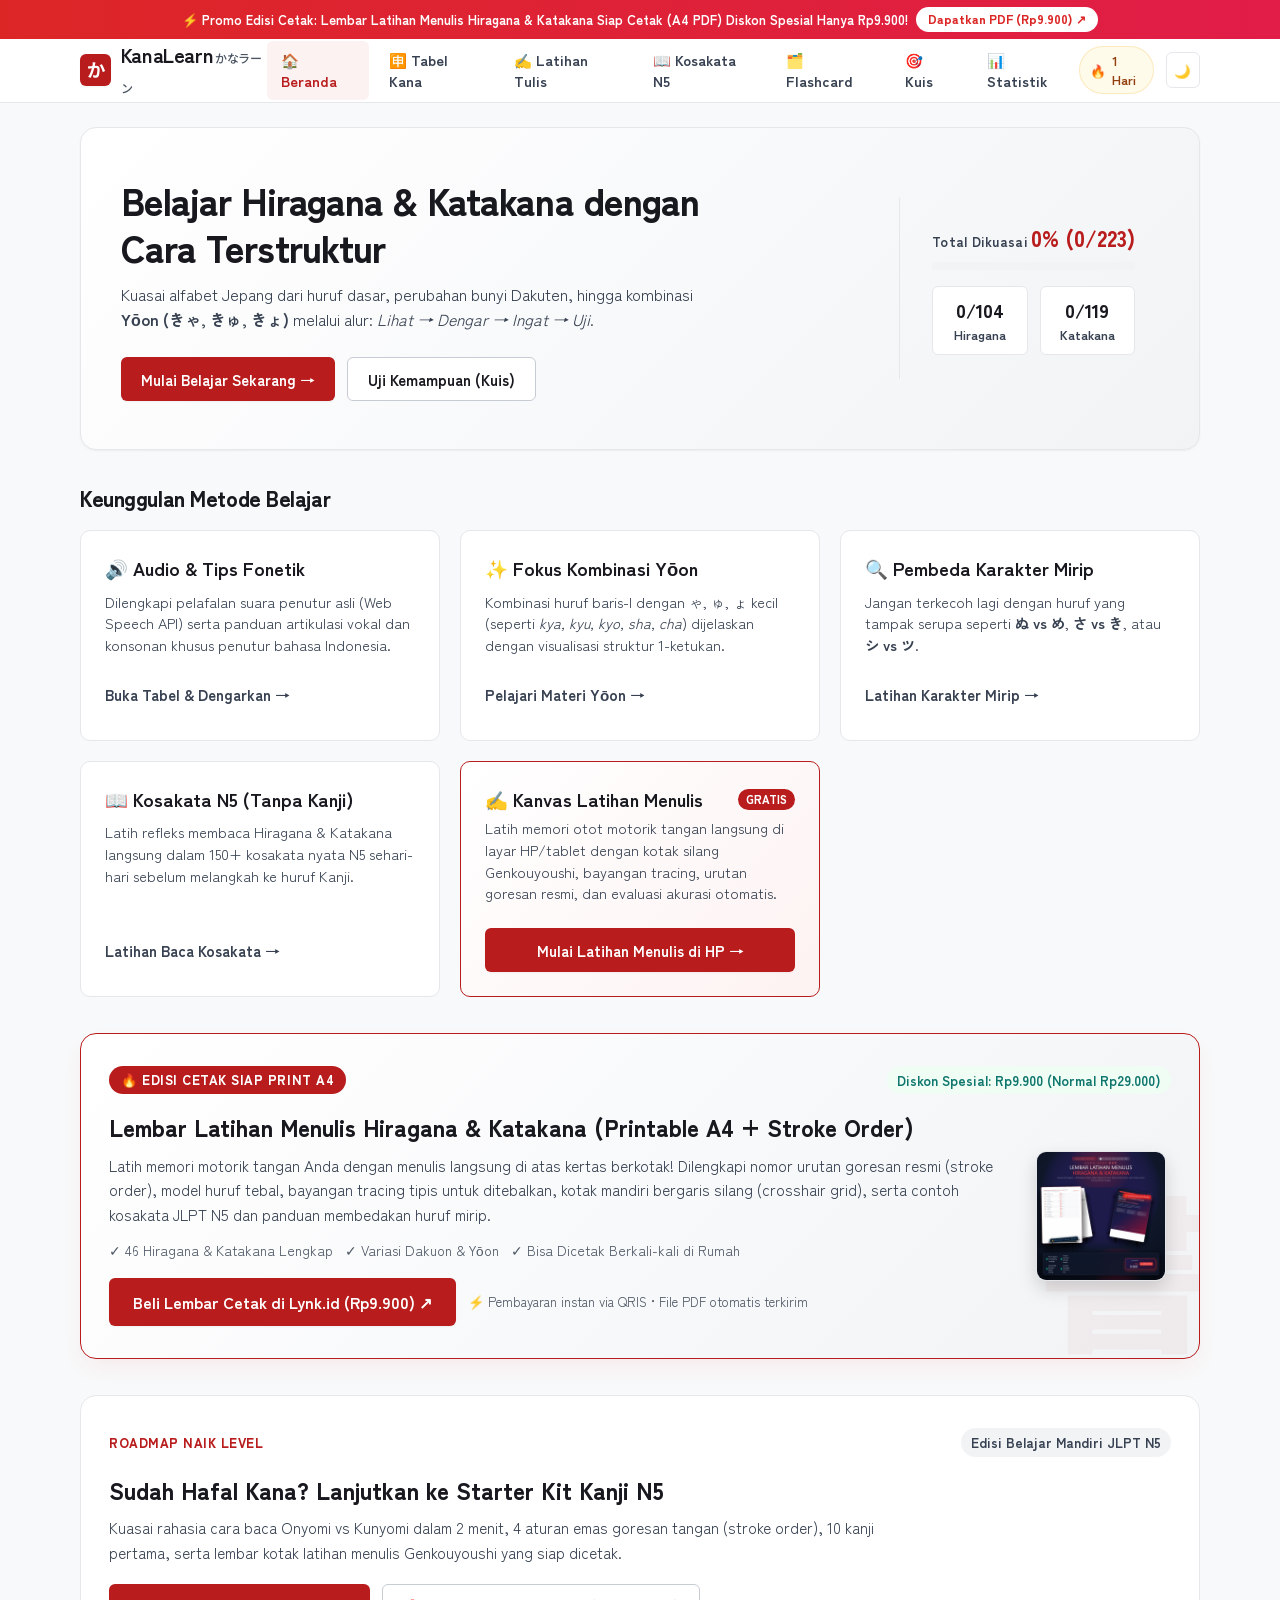
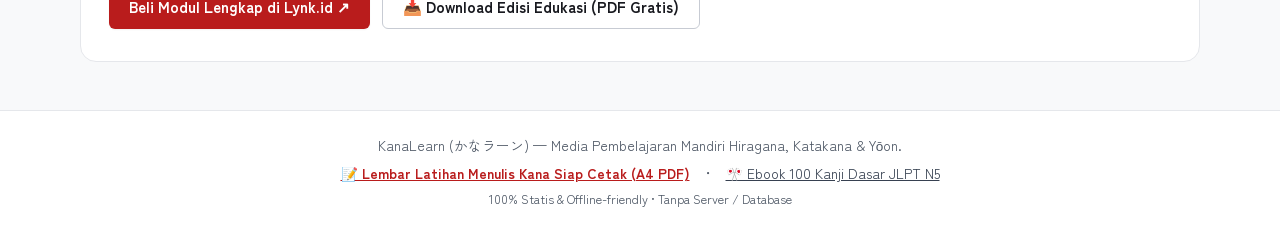
<file: index.html>
<!DOCTYPE html>
<html lang="id">
<head>
  <meta charset="UTF-8">
  <meta name="viewport" content="width=device-width, initial-scale=1.0">
  <title>KanaLearn — Belajar Hiragana &amp; Katakana Interaktif (Audio, Flashcard &amp; Kuis)</title>
  
  <meta name="description" content="Aplikasi web gratis belajar membaca dan mengenali Hiragana &amp; Katakana dari nol. Lengkap dengan 224 karakter (Seion, Dakuten, Yōon), audio native, tips fonetik Indonesia, flashcard 3D, dan kuis interaktif.">
  <meta name="keywords" content="belajar hiragana, belajar katakana, hiragana dan katakana, huruf jepang pemula, yoon kya kyu kyo, cara membaca hiragana, flashcard hiragana, kuis bahasa jepang, jlpt n5 pemula, modul kanji n5">
  <meta name="author" content="Syarif Hidayatullah">
  <meta name="robots" content="index, follow, max-snippet:-1, max-image-preview:large, max-video-preview:-1">
  <link rel="canonical" href="https://kana.syarifhidayatullah.web.id/">

  <!-- Favicon & Mobile Icons -->
  <link rel="icon" type="image/svg+xml" href="favicon.svg">
  <meta name="theme-color" content="#b91c1c">

  <!-- Open Graph / Facebook / WhatsApp -->
  <meta property="og:type" content="website">
  <meta property="og:url" content="https://kana.syarifhidayatullah.web.id/">
  <meta property="og:title" content="KanaLearn — Belajar Hiragana &amp; Katakana Interaktif">
  <meta property="og:description" content="Kuasai alfabet Jepang dari huruf dasar hingga kombinasi Yōon (kya, kyu, kyo) secara gratis. Dilengkapi audio pelafalan asli, flashcard 3D, dan kuis cerdas.">
  <meta property="og:image" content="https://kana.syarifhidayatullah.web.id/og-image.png">
  <meta property="og:image:width" content="1200">
  <meta property="og:image:height" content="630">
  <meta property="og:image:alt" content="KanaLearn Web Pembelajaran Hiragana dan Katakana Interaktif">
  <meta property="og:site_name" content="KanaLearn">
  <meta property="og:locale" content="id_ID">

  <!-- Twitter Card -->
  <meta name="twitter:card" content="summary_large_image">
  <meta name="twitter:url" content="https://kana.syarifhidayatullah.web.id/">
  <meta name="twitter:title" content="KanaLearn — Belajar Hiragana &amp; Katakana Interaktif">
  <meta name="twitter:description" content="Kuasai alfabet Jepang dari huruf dasar hingga kombinasi Yōon (kya, kyu, kyo) secara gratis dengan audio dan kuis interaktif.">
  <meta name="twitter:image" content="https://kana.syarifhidayatullah.web.id/og-image.png">

  <!-- Structured Data / JSON-LD Schema.org -->
  <script type="application/ld+json">
  {
    "@context": "https://schema.org",
    "@graph": [
      {
        "@type": "WebApplication",
        "@id": "https://kana.syarifhidayatullah.web.id/#webapp",
        "url": "https://kana.syarifhidayatullah.web.id/",
        "name": "KanaLearn",
        "applicationCategory": "EducationalApplication",
        "operatingSystem": "All",
        "browserRequirements": "Requires JavaScript. Requires HTML5.",
        "description": "Media pembelajaran interaktif Hiragana dan Katakana Jepang lengkap dengan audio pelafalan, flashcard 3D, dan kuis cerdas penampung huruf keliru.",
        "inLanguage": "id",
        "offers": {
          "@type": "Offer",
          "price": "0",
          "priceCurrency": "IDR"
        }
      },
      {
        "@type": "FAQPage",
        "@id": "https://kana.syarifhidayatullah.web.id/#faq",
        "mainEntity": [
          {
            "@type": "Question",
            "name": "Bagaimana cara membaca huruf kombinasi Yōon seperti きゃ (kya), きゅ (kyu), dan きょ (kyo)?",
            "acceptedAnswer": {
              "@type": "Answer",
              "text": "Kombinasi Yōon dibaca tepat dalam satu ketukan utuh, bukan dua suku kata terpisah seperti 'ki-ya'. Huruf kecil ゃ (ya), ゅ (yu), dan ょ (yo) melebur langsung dengan konsonan baris 'i' sebelumnya."
            }
          },
          {
            "@type": "Question",
            "name": "Berapa total huruf Kana yang dapat dipelajari di KanaLearn?",
            "acceptedAnswer": {
              "@type": "Answer",
              "text": "Terdapat total 224 karakter yang mencakup Hiragana dan Katakana Seion (dasar), Dakuten & Handakuten, serta seluruh kombinasi Yōon lengkap."
            }
          },
          {
            "@type": "Question",
            "name": "Apakah website KanaLearn memerlukan pendaftaran akun atau login?",
            "acceptedAnswer": {
              "@type": "Answer",
              "text": "Tidak. KanaLearn dapat digunakan 100% gratis tanpa login. Seluruh progres belajar, streak harian, dan riwayat kuis tersimpan secara otomatis di memori browser (localStorage) perangkat Anda."
            }
          }
        ]
      }
    ]
  }
  </script>

  <!-- Google Fonts: Zen Kaku Gothic New & Noto Sans JP -->
  <link rel="preconnect" href="https://fonts.googleapis.com">
  <link rel="preconnect" href="https://fonts.gstatic.com" crossorigin>
  <link href="https://fonts.googleapis.com/css2?family=Noto+Sans+JP:wght@400;500;700;800&family=Zen+Kaku+Gothic+New:wght@400;500;700;900&display=swap" rel="stylesheet">

  <link rel="stylesheet" href="css/style.css">

  <!-- Meta Pixel Code (Pixel ID: 1397749451870112) -->
  <script>
    !function(f,b,e,v,n,t,s)
    {if(f.fbq)return;n=f.fbq=function(){n.callMethod?
    n.callMethod.apply(n,arguments):n.queue.push(arguments)};
    if(!f._fbq)f._fbq=n;n.push=n;n.loaded=!0;n.version='2.0';
    n.queue=[];t=b.createElement(e);t.async=!0;
    t.src=v;s=b.getElementsByTagName(e)[0];
    s.parentNode.insertBefore(t,s)}(window, document,'script',
    'https://connect.facebook.net/en_US/fbevents.js');
    
    fbq('init', '1397749451870112');
    fbq('track', 'PageView');
  </script>
  <noscript>
    <img height="1" width="1" style="display:none" 
         src="https://www.facebook.com/tr?id=1397749451870112&ev=PageView&noscript=1"/>
  </noscript>
  <!-- End Meta Pixel Code -->
</head>
<body>

  <!-- Top Notification Promo Bar -->
  <div style="background: linear-gradient(90deg, #DC2626 0%, #E11D48 100%); color: #FFFFFF; font-size: 0.82rem; font-weight: 700; padding: 7px 16px; text-align: center; display: flex; align-items: center; justify-content: center; gap: 8px; flex-wrap: wrap;">
    <span>⚡ <strong>Promo Edisi Cetak:</strong> Lembar Latihan Menulis Hiragana &amp; Katakana Siap Cetak (A4 PDF) Diskon Spesial Hanya <strong>Rp9.900</strong>!</span>
    <a href="https://lynk.id/syarifhidayatullah/yvgnkdzjk212/checkout" target="_blank" rel="noopener noreferrer" style="background: #FFFFFF; color: #DC2626; padding: 3px 12px; border-radius: 9999px; text-decoration: none; font-weight: 800; font-size: 0.78rem; display: inline-flex; align-items: center; gap: 4px;" onclick="if(typeof fbq==='function'){fbq('track','InitiateCheckout',{content_name:'Top Banner Lembar Latihan Kana',currency:'IDR'});}">
      Dapatkan PDF (Rp9.900) ↗
    </a>
  </div>

  <!-- Site Header -->
  <header class="site-header" role="banner">
    <div class="container header-inner">
      <div class="brand-logo">
        <span class="brand-badge">か</span>
        <span>KanaLearn<span class="brand-sub">かなラーン</span></span>
      </div>

      <!-- Desktop Nav -->
      <nav class="desktop-nav" aria-label="Navigasi Utama">
        <a href="#home" class="nav-link active" data-nav="homeTab">🏠 Beranda</a>
        <a href="#learn" class="nav-link" data-nav="learnTab">🈸 Tabel Kana</a>
        <a href="#write" class="nav-link" data-nav="writeTab">✍️ Latihan Tulis</a>
        <a href="#vocab" class="nav-link" data-nav="vocabTab">📖 Kosakata N5</a>
        <a href="#flashcard" class="nav-link" data-nav="flashcardTab">🗂️ Flashcard</a>
        <a href="#quiz" class="nav-link" data-nav="quizTab">🎯 Kuis</a>
        <a href="#stats" class="nav-link" data-nav="statsTab">📊 Statistik</a>
      </nav>

      <!-- Header Actions -->
      <div class="header-actions">
        <div class="streak-pill" title="Hari berturut-turut belajar">
          <span>🔥</span>
          <span id="streakDisplay">1 Hari</span>
        </div>
        <button id="themeToggleBtn" class="theme-toggle-btn" aria-label="Ganti tema gelap/terang" title="Ganti Tema">
          🌙
        </button>
      </div>
    </div>
  </header>

  <!-- Main Container -->
  <main class="container" role="main">

    <!-- =========================================================
         TAB 1: BERANDA / DASHBOARD (homeTab)
         ========================================================= -->
    <section id="homeTab" class="tab-view active" aria-labelledby="homeHeadline">
      <!-- Hero Section -->
      <div class="hero-card">
        <div class="hero-content">
          <h1 id="homeHeadline" class="hero-headline">
            Belajar Hiragana & Katakana dengan Cara Terstruktur
          </h1>
          <p class="hero-subheadline">
            Kuasai alfabet Jepang dari huruf dasar, perubahan bunyi Dakuten, hingga kombinasi <strong>Yōon (きゃ, きゅ, きょ)</strong> melalui alur: <em>Lihat → Dengar → Ingat → Uji</em>.
          </p>
          <div class="hero-actions">
            <button id="heroStartBtn" class="btn btn-primary">
              Mulai Belajar Sekarang →
            </button>
            <button id="heroQuizBtn" class="btn btn-secondary">
              Uji Kemampuan (Kuis)
            </button>
          </div>
        </div>

        <!-- Live Progress Panel -->
        <div class="hero-stats-panel" aria-label="Progres Belajar Anda">
          <div class="progress-header">
            <span class="progress-label">Total Dikuasai</span>
            <span id="heroProgressText" class="progress-number">0% (0/224)</span>
          </div>
          <div class="progress-bar-track">
            <div id="heroProgressFill" class="progress-bar-fill" style="width: 0%;"></div>
          </div>
          <div class="mini-stats-grid">
            <div class="mini-stat-item">
              <div id="heroHiraCount" class="mini-stat-val">0/104</div>
              <div class="mini-stat-lbl">Hiragana</div>
            </div>
            <div class="mini-stat-item">
              <div id="heroKataCount" class="mini-stat-val">0/120</div>
              <div class="mini-stat-lbl">Katakana</div>
            </div>
          </div>
        </div>
      </div>

      <!-- Fitur Utama Section -->
      <h2 style="font-size: 1.35rem; font-weight: 800; letter-spacing: -0.02em; margin-bottom: 16px;">
        Keunggulan Metode Belajar
      </h2>
      <div class="dashboard-grid">
        <div class="feature-box">
          <div>
            <h3 class="feature-title"><span class="feature-icon">🔊</span> Audio & Tips Fonetik</h3>
            <p class="feature-desc">
              Dilengkapi pelafalan suara penutur asli (Web Speech API) serta panduan artikulasi vokal dan konsonan khusus penutur bahasa Indonesia.
            </p>
          </div>
          <button class="btn btn-ghost" onclick="document.querySelector('[data-nav=\'learnTab\']').click()" style="justify-content: flex-start; padding-left: 0;">
            Buka Tabel & Dengarkan →
          </button>
        </div>

        <div class="feature-box">
          <div>
            <h3 class="feature-title"><span class="feature-icon">✨</span> Fokus Kombinasi Yōon</h3>
            <p class="feature-desc">
              Kombinasi huruf baris-I dengan ゃ, ゅ, ょ kecil (seperti <em>kya, kyu, kyo, sha, cha</em>) dijelaskan dengan visualisasi struktur 1-ketukan.
            </p>
          </div>
          <button id="ctaYoonBtn" class="btn btn-ghost" style="justify-content: flex-start; padding-left: 0;">
            Pelajari Materi Yōon →
          </button>
        </div>

        <div class="feature-box">
          <div>
            <h3 class="feature-title"><span class="feature-icon">🔍</span> Pembeda Karakter Mirip</h3>
            <p class="feature-desc">
              Jangan terkecoh lagi dengan huruf yang tampak serupa seperti <strong>ぬ vs め</strong>, <strong>さ vs き</strong>, atau <strong>シ vs ツ</strong>.
            </p>
          </div>
          <button id="ctaConfusableBtn" class="btn btn-ghost" style="justify-content: flex-start; padding-left: 0;">
            Latihan Karakter Mirip →
          </button>
        </div>

        <div class="feature-box">
          <div>
            <h3 class="feature-title"><span class="feature-icon">📖</span> Kosakata N5 (Tanpa Kanji)</h3>
            <p class="feature-desc">
              Latih refleks membaca Hiragana &amp; Katakana langsung dalam 150+ kosakata nyata N5 sehari-hari sebelum melangkah ke huruf Kanji.
            </p>
          </div>
          <button id="ctaVocabBtn" class="btn btn-ghost" style="justify-content: flex-start; padding-left: 0;">
            Latihan Baca Kosakata →
          </button>
        </div>

        <div class="feature-box" style="border: 1.5px solid var(--accent-red); background: linear-gradient(135deg, var(--bg-surface) 0%, var(--bg-tint-red) 100%);">
          <div>
            <div style="display: flex; align-items: center; justify-content: space-between; margin-bottom: 4px;">
              <h3 class="feature-title" style="margin-bottom: 0;"><span class="feature-icon">✍️</span> Kanvas Latihan Menulis</h3>
              <span style="font-size: 0.72rem; font-weight: 800; color: #FFFFFF; background: var(--accent-red); padding: 2px 8px; border-radius: 9999px;">GRATIS</span>
            </div>
            <p class="feature-desc">
              Latih memori otot motorik tangan langsung di layar HP/tablet dengan kotak silang Genkouyoushi, bayangan tracing, urutan goresan resmi, dan evaluasi akurasi otomatis.
            </p>
          </div>
          <button id="ctaWriteBtn" class="btn btn-primary" style="justify-content: center; width: 100%; margin-top: 8px; font-weight: 700;">
            Mulai Latihan Menulis di HP →
          </button>
        </div>
      </div>

      <!-- Modul Latihan Fisik Cetak: Lembar Latihan Menulis Hiragana & Katakana -->
      <section class="kana-worksheet-card">
        <div style="display: flex; flex-direction: column; gap: 16px; position: relative; z-index: 2;">
          <div style="display: flex; align-items: center; justify-content: space-between; flex-wrap: wrap; gap: 8px;">
            <span style="font-size: 0.82rem; font-weight: 800; color: #FFFFFF; background: var(--accent-red); padding: 4px 12px; border-radius: 9999px; letter-spacing: 0.04em; text-transform: uppercase;">🔥 Edisi Cetak Siap Print A4</span>
            <span style="font-size: 0.85rem; color: var(--accent-green); background: var(--bg-tint-green); padding: 4px 10px; border-radius: 9999px; font-weight: 700;">Diskon Spesial: Rp9.900 (Normal Rp29.000)</span>
          </div>
          <div style="display: flex; gap: 24px; align-items: center; flex-wrap: wrap;">
            <div style="flex: 1; min-width: 280px;">
              <h2 style="font-size: 1.45rem; font-weight: 800; color: var(--text-primary); margin-bottom: 8px;">
                Lembar Latihan Menulis Hiragana &amp; Katakana (Printable A4 + Stroke Order)
              </h2>
              <p style="color: var(--text-secondary); font-size: 0.95rem; line-height: 1.6; margin-bottom: 14px;">
                Latih memori motorik tangan Anda dengan menulis langsung di atas kertas berkotak! Dilengkapi nomor urutan goresan resmi (stroke order), model huruf tebal, bayangan tracing tipis untuk ditebalkan, kotak mandiri bergaris silang (crosshair grid), serta contoh kosakata JLPT N5 dan panduan membedakan huruf mirip.
              </p>
              <div style="display: flex; gap: 12px; font-size: 0.85rem; color: var(--text-muted); flex-wrap: wrap; margin-bottom: 18px;">
                <span>✓ 46 Hiragana &amp; Katakana Lengkap</span>
                <span>✓ Variasi Dakuon &amp; Yōon</span>
                <span>✓ Bisa Dicetak Berkali-kali di Rumah</span>
              </div>
              <div style="display: flex; gap: 12px; flex-wrap: wrap; align-items: center;">
                <a href="https://lynk.id/syarifhidayatullah/yvgnkdzjk212/checkout" target="_blank" rel="noopener noreferrer" class="btn btn-primary" style="padding: 12px 24px; font-size: 1rem; font-weight: 700;" onclick="if(typeof fbq==='function'){fbq('track','InitiateCheckout',{content_name:'Lembar Latihan Hiragana Katakana Home',currency:'IDR'});}">
                  Beli Lembar Cetak di Lynk.id (Rp9.900) ↗
                </a>
                <span style="font-size: 0.82rem; color: var(--text-muted);">⚡ Pembayaran instan via QRIS • File PDF otomatis terkirim</span>
              </div>
            </div>
            <div style="width: 140px; text-align: center; flex-shrink: 0;" class="hide-on-small-mobile">
              <img src="lembar-latihan-kana-cover.png" alt="Cover Lembar Latihan Menulis Hiragana Katakana" style="width: 130px; height: 130px; object-fit: cover; border-radius: var(--radius-md); box-shadow: 0 8px 18px rgba(0,0,0,0.15); border: 1px solid var(--border-subtle);">
            </div>
          </div>
        </div>
      </section>

      <!-- Rekomendasi Modul Lanjutan (Kanji N5) -->
      <section style="margin-top: 36px; background: var(--bg-surface); border: 1px solid var(--border-subtle); border-radius: var(--radius-lg); padding: 32px 28px;">
        <div style="display: flex; flex-direction: column; gap: 16px;">
          <div style="display: flex; align-items: center; justify-content: space-between; flex-wrap: wrap; gap: 8px;">
            <span style="font-size: 0.82rem; font-weight: 800; color: var(--accent-red); letter-spacing: 0.04em;">ROADMAP NAIK LEVEL</span>
            <span style="font-size: 0.85rem; color: var(--text-secondary); background: var(--bg-subtle); padding: 4px 10px; border-radius: 9999px; font-weight: 600;">Edisi Belajar Mandiri JLPT N5</span>
          </div>
          <div>
            <h2 style="font-size: 1.45rem; font-weight: 800; color: var(--text-primary); margin-bottom: 8px;">
              Sudah Hafal Kana? Lanjutkan ke Starter Kit Kanji N5
            </h2>
            <p style="color: var(--text-secondary); font-size: 0.95rem; line-height: 1.6; max-width: 800px;">
              Kuasai rahasia cara baca Onyomi vs Kunyomi dalam 2 menit, 4 aturan emas goresan tangan (stroke order), 10 kanji pertama, serta lembar kotak latihan menulis Genkouyoushi yang siap dicetak.
            </p>
          </div>
          <div style="display: flex; gap: 12px; flex-wrap: wrap; margin-top: 4px;">
            <a href="https://lynk.id/syarifhidayatullah/74r0nknoqgn4/checkout" target="_blank" rel="noopener noreferrer" class="btn btn-primary" onclick="if(typeof fbq==='function'){fbq('track','InitiateCheckout',{content_name:'Starter Kit Kanji N5',currency:'IDR'});}">
              Beli Modul Lengkap di Lynk.id ↗
            </a>
            <a href="downloads/Starter_Kit_Kanji_N5_Edisi_Edukasi.pdf" download="Starter_Kit_Kanji_N5_Edisi_Edukasi.pdf" class="btn btn-secondary" onclick="if(typeof fbq==='function'){fbq('track','Lead',{content_name:'Download Gratis Starter Kit Kanji N5'});}">
              📥 Download Edisi Edukasi (PDF Gratis)
            </a>
          </div>
        </div>
      </section>
    </section>

    <!-- =========================================================
         TAB 2: TABEL & MATERI KANA (learnTab)
         ========================================================= -->
    <section id="learnTab" class="tab-view" aria-labelledby="learnHeadline">
      <div style="margin-bottom: 24px;">
        <h2 id="learnHeadline" style="font-size: 1.75rem; font-weight: 800; letter-spacing: -0.02em; margin-bottom: 6px;">
          Eksplorasi Karakter Kana
        </h2>
        <p style="color: var(--text-secondary); font-size: 0.95rem;">
          Klik kartu karakter untuk mendengarkan pelafalan, tips vokal penutur Indonesia, dan melihat karakter mirip.
        </p>
      </div>

      <!-- Controls & Filter Bar -->
      <div class="explorer-controls">
        <!-- Segmented: Hiragana vs Katakana -->
        <div class="script-segmented-control" role="group" aria-label="Pilih Jenis Huruf">
          <button class="segment-btn active" data-script="hiragana">Hiragana (ひらがな)</button>
          <button class="segment-btn" data-script="katakana">Katakana (カタカナ)</button>
        </div>

        <!-- Filter Chips -->
        <div class="filter-chips" role="group" aria-label="Kategori Materi">
          <button class="chip active" data-filter="all">Semua</button>
          <button class="chip" data-filter="basic">Seion (Dasar)</button>
          <button class="chip" data-filter="dakuten">Dakuten & Handakuten</button>
          <button class="chip" data-filter="yoon">Yōon (Kombinasi)</button>
          <button class="chip" data-filter="confusables">Karakter Mirip</button>
          <button class="chip" data-filter="special">Karakter Khusus (っ/ー)</button>
        </div>

        <!-- Search Bar & Tour Action -->
        <div style="display: flex; gap: 10px; width: 100%; flex-wrap: wrap;">
          <div class="search-input-wrap" style="flex: 1; min-width: 220px;">
            <span class="search-icon">🔍</span>
            <input type="search" id="kanaSearchInput" class="search-input" placeholder="Cari romaji atau kana..." aria-label="Cari karakter Kana">
          </div>
          <button id="startKanaTourBtn" class="btn btn-primary" style="white-space: nowrap; padding: 10px 18px;" title="Mulai dari huruf pertama dan telusuri satu per satu">
            ▶️ Telusuri Berurutan
          </button>
        </div>
      </div>

      <!-- Dynamic Yoon Banner (rendered when Yoon filter active) -->
      <div id="yoonFormulaContainer" style="display: none;"></div>

      <!-- Banner Latihan Menulis Fisik Cetak -->
      <div style="margin: 16px 0 20px; background: var(--bg-surface); border: 1px solid var(--border-medium); border-left: 4px solid var(--accent-red); border-radius: var(--radius-md); padding: 12px 18px; display: flex; align-items: center; justify-content: space-between; flex-wrap: wrap; gap: 12px; box-shadow: 0 4px 12px rgba(0,0,0,0.03);">
        <div style="font-size: 0.88rem; color: var(--text-primary); line-height: 1.4;">
          ✍️ <strong>Mau latihan menulis langsung di HP?</strong> Gunakan kanvas interaktif gratis dengan kotak Genkouyoushi &amp; cek akurasi, atau dapatkan edisi cetak A4 fisik.
        </div>
        <div style="display: flex; gap: 8px; flex-wrap: wrap;">
          <button class="btn btn-secondary" onclick="document.querySelector('[data-nav=\'writeTab\']').click()" style="padding: 8px 14px; font-size: 0.84rem; font-weight: 700;">
            ✍️ Kanvas Menulis (Gratis)
          </button>
          <a href="https://lynk.id/syarifhidayatullah/yvgnkdzjk212/checkout" target="_blank" rel="noopener noreferrer" class="btn btn-primary" style="padding: 8px 16px; font-size: 0.84rem; white-space: nowrap; font-weight: 700;" onclick="if(typeof fbq==='function'){fbq('track','InitiateCheckout',{content_name:'Lembar Latihan Kana Table Tab',currency:'IDR'});}">
            Beli PDF (Rp9.900) ↗
          </a>
        </div>
      </div>

      <!-- Characters Grid -->
      <div id="kanaCardsContainer" class="kana-grid" aria-live="polite"></div>

      <!-- Confusables Container (rendered when confusables filter active) -->
      <div id="confusablesContainer" style="display: none;"></div>

      <!-- Special Characters Container (rendered when special filter active) -->
      <div id="specialSectionContainer" style="display: none;"></div>
    </section>

    <!-- =========================================================
         TAB: KANVAS LATIHAN MENULIS (writeTab)
         Fitur Latihan Menulis di HP/Desktop dengan Kotak Genkouyoushi & Tracing
         ========================================================= -->
    <section id="writeTab" class="tab-view" aria-labelledby="writeHeadline">
      <!-- Header & Intro -->
      <div style="margin-bottom: 20px;">
        <div style="display: flex; align-items: center; justify-content: space-between; flex-wrap: wrap; gap: 8px; margin-bottom: 6px;">
          <h2 id="writeHeadline" style="font-size: 1.75rem; font-weight: 800; letter-spacing: -0.02em; margin-bottom: 0;">
            Kanvas Latihan Menulis Kana (手書き練習)
          </h2>
          <span class="access-badge-pill" id="writeAccessStatusPill">
            ✨ Akses Terbuka: Gratis (Promo)
          </span>
        </div>
        <p style="color: var(--text-secondary); font-size: 0.95rem;">
          Latih memori motorik tangan dan urutan goresan resmi langsung dari layar handphone atau tablet Anda.
        </p>
      </div>

      <!-- Access & License Info Bar -->
      <div class="writing-access-card">
        <div style="display: flex; align-items: center; gap: 10px; font-size: 0.88rem; color: var(--text-primary); line-height: 1.4;">
          <span style="font-size: 1.3rem;">🎉</span>
          <div>
            <strong>Mode Akses Terbuka:</strong> Fitur kanvas menulis interaktif ini dapat digunakan secara <em>bebas tanpa bayar</em> selama periode rilis saat ini.
          </div>
        </div>
        <div style="display: flex; gap: 8px; align-items: center; flex-wrap: wrap;">
          <button id="writeLicenseInfoBtn" class="btn btn-secondary" style="padding: 6px 12px; font-size: 0.8rem; font-weight: 700;">
            🔑 Info Lisensi &amp; Aktivasi
          </button>
          <a href="https://lynk.id/syarifhidayatullah/yvgnkdzjk212/checkout" target="_blank" rel="noopener noreferrer" class="btn btn-primary" style="padding: 6px 14px; font-size: 0.8rem; font-weight: 700;" onclick="if(typeof fbq==='function'){fbq('track','InitiateCheckout',{content_name:'Write Tab Printable Upsell',currency:'IDR'});}">
            Beli Versi Cetak A4 (Rp9.900) ↗
          </a>
        </div>
      </div>

      <!-- Script & Row Filter Controls -->
      <div class="explorer-controls" style="margin-bottom: 16px;">
        <!-- Script Toggle: Hiragana vs Katakana -->
        <div class="script-segmented-control" role="group" aria-label="Pilih Alfabet Menulis">
          <button class="segment-btn active" id="writeScriptHiraBtn" data-write-script="hiragana">Hiragana (ひらがな)</button>
          <button class="segment-btn" id="writeScriptKataBtn" data-write-script="katakana">Katakana (カタカナ)</button>
        </div>

        <!-- Row Selector Pills -->
        <div class="filter-chips" id="writeGroupChips" role="group" aria-label="Pilih Baris Huruf">
          <button class="chip active" data-write-group="all">Semua Baris</button>
          <button class="chip" data-write-group="a">Baris A (あ)</button>
          <button class="chip" data-write-group="ka">Baris Ka (か)</button>
          <button class="chip" data-write-group="sa">Baris Sa (さ)</button>
          <button class="chip" data-write-group="ta">Baris Ta (た)</button>
          <button class="chip" data-write-group="na">Baris Na (な)</button>
          <button class="chip" data-write-group="ha">Baris Ha (は)</button>
          <button class="chip" data-write-group="ma">Baris Ma (ま)</button>
          <button class="chip" data-write-group="ya">Baris Ya (や)</button>
          <button class="chip" data-write-group="ra">Baris Ra (ら)</button>
          <button class="chip" data-write-group="wa">Baris Wa/N (わ)</button>
        </div>

        <!-- Horizontal Character Chips Carousel -->
        <div class="char-scroll-track" id="writeCharChipsContainer" aria-label="Pilih Karakter Spesifik"></div>
      </div>

      <!-- Workspace 2 Kolom (Kanvas & Panduan) -->
      <div class="writing-workspace">
        <!-- Kolom Kiri: Kanvas & Peralatan Gambar -->
        <div class="writing-canvas-card">
          <!-- Karakter Info & Audio Header -->
          <div class="writing-char-hero">
            <div class="char-hero-left">
              <div class="char-hero-badge" id="writeCharGlyph">あ</div>
              <div class="char-hero-meta">
                <span class="char-hero-romaji" id="writeCharRomaji">a</span>
                <span class="char-hero-strokes" id="writeCharStrokes">3 Goresan Resmi</span>
              </div>
            </div>
            <div style="display: flex; gap: 8px; align-items: center;">
              <button id="writeAudioBtn" class="btn btn-secondary" style="padding: 8px 12px; font-size: 0.85rem;" title="Dengarkan pengucapan audio">
                🔊 Audio
              </button>
              <button id="writeMasterToggleBtn" class="btn btn-primary" style="padding: 8px 12px; font-size: 0.85rem;" title="Tandai sudah dikuasai">
                + Dikuasai
              </button>
            </div>
          </div>

          <!-- Kanvas Interaktif Sentuhan (HTML5 Canvas dengan Penyangga DPR) -->
          <div class="writing-canvas-wrapper" id="canvasWrapper">
            <canvas id="writingCanvas" width="360" height="360" aria-label="Kanvas menulis huruf Kana"></canvas>
          </div>

          <!-- Toolbar Alat Gambar (Kuas, Penghapus, Warna, Ukuran) -->
          <div class="canvas-toolbar-row">
            <div class="canvas-tool-group">
              <button id="toolBrushBtn" class="tool-btn active" title="Alat Kuas Tinta">
                🖌️ Kuas
              </button>
              <button id="toolEraserBtn" class="tool-btn" title="Alat Penghapus">
                🧹 Penghapus
              </button>
            </div>

            <!-- Palet Warna Tinta -->
            <div class="canvas-tool-group" aria-label="Pilih Warna Tinta">
              <button class="color-swatch-btn color-sumi active" data-color="#1e293b" title="Hitam Sumi (Standar)"></button>
              <button class="color-swatch-btn color-vermilion" data-color="#dc2626" title="Merah Vermilion (Koreksi Guru)"></button>
              <button class="color-swatch-btn color-indigo" data-color="#2563eb" title="Biru Indigo"></button>
            </div>

            <!-- Aksi Kanvas: Undo & Hapus Semua -->
            <div class="canvas-tool-group">
              <button id="writeUndoBtn" class="tool-btn" title="Batalkan goresan terakhir (Undo)">
                ↩ Batal
              </button>
              <button id="writeClearBtn" class="tool-btn" title="Bersihkan seluruh coretan">
                🗑 Hapus
              </button>
            </div>
          </div>

          <!-- Opsi Tampilan Kanvas (Tracing & Kotak Garis) -->
          <div class="canvas-options-row">
            <label class="canvas-option-label" title="Tampilkan bayangan huruf untuk panduan tracing">
              <input type="checkbox" id="toggleGhostCheckbox" checked>
              <span>Bayangan Tracing (Ghost)</span>
            </label>
            <label class="canvas-option-label" title="Tampilkan garis bantu kotak silang Genkouyoushi">
              <input type="checkbox" id="toggleGridCheckbox" checked>
              <span>Kotak Silang Genkouyoushi</span>
            </label>
          </div>

          <!-- Tombol Evaluasi & Cek Kemiripan -->
          <button id="writeEvaluateBtn" class="btn btn-primary" style="width: 100%; justify-content: center; padding: 12px 16px; font-weight: 800; font-size: 0.95rem;">
            🔍 Evaluasi Tulisan (Cek Akurasi)
          </button>

          <!-- Kartu Hasil Evaluasi (Dinamis Muncul Setelah Dicek) -->
          <div id="accuracyResultCard" class="accuracy-card" style="display: none;">
            <div class="accuracy-header">
              <span style="font-weight: 800; font-size: 0.9rem; color: var(--text-primary);">Akurasi Goresan:</span>
              <span id="accuracyScoreBadge" style="font-weight: 800; font-size: 1rem; color: var(--accent-red);">0%</span>
            </div>
            <div class="accuracy-meter-bar">
              <div id="accuracyMeterFill" class="accuracy-meter-fill" style="width: 0%;"></div>
            </div>
            <div style="font-weight: 700; font-size: 0.86rem; color: var(--text-primary); margin-bottom: 4px;" id="accuracyGradeText">
              -
            </div>
            <div class="accuracy-feedback-text" id="accuracyFeedbackText">
              -
            </div>
          </div>

          <!-- Tombol Navigasi Huruf (Sebelumnya & Selanjutnya) -->
          <div style="display: flex; gap: 10px; margin-top: 4px;">
            <button id="writePrevCharBtn" class="btn btn-secondary" style="flex: 1; justify-content: center; padding: 10px 14px;">
              ← Sebelumnya
            </button>
            <button id="writeNextCharBtn" class="btn btn-primary" style="flex: 1; justify-content: center; padding: 10px 14px;">
              Selanjutnya →
            </button>
          </div>
        </div>

        <!-- Kolom Kanan: Panduan Urutan Goresan & Kosakata -->
        <div class="stroke-info-panel">
          <!-- Kartu Panduan Urutan Goresan Resmi -->
          <div class="stroke-guide-card">
            <div style="display: flex; align-items: center; justify-content: space-between; flex-wrap: wrap; gap: 8px;">
              <h3 style="font-size: 1.15rem; font-weight: 800; color: var(--text-primary); margin: 0;">
                📝 Panduan Urutan Goresan (Stroke Order)
              </h3>
              <span style="font-size: 0.78rem; font-weight: 700; color: var(--accent-red); background: var(--bg-tint-red); padding: 3px 8px; border-radius: var(--radius-full);">
                Aturan Baku Kaligrafi
              </span>
            </div>

            <!-- Daftar Langkah-Langkah Goresan -->
            <div class="stroke-steps-list" id="writeStrokeStepsContainer"></div>

            <!-- Tips Bentuk & Keseimbangan Karakter -->
            <div style="margin-top: 16px; padding: 12px 14px; background: var(--bg-subtle); border-radius: var(--radius-md); font-size: 0.85rem; color: var(--text-secondary); line-height: 1.5;">
              💡 <strong>Tips Proporsi:</strong> <span id="writeCharTip">Perhatikan titik pusat dan keseimbangan tarikan garis di dalam kuadran kotak.</span>
            </div>
          </div>

          <!-- Kotak Contoh Kosakata JLPT N5 -->
          <div class="writing-vocab-box">
            <div>
              <div style="font-size: 0.76rem; font-weight: 800; text-transform: uppercase; color: var(--accent-amber); letter-spacing: 0.04em;">
                Contoh Kosakata Terkait
              </div>
              <div style="font-size: 1.1rem; font-weight: 800; color: var(--text-primary); margin-top: 2px;">
                <span id="writeVocabJp">あめ</span> <span id="writeVocabRom" style="color: var(--text-muted); font-size: 0.9rem; font-weight: 600;">(ame)</span>
              </div>
            </div>
            <div style="text-align: right;">
              <span id="writeVocabId" style="font-weight: 700; color: var(--text-primary);">Hujan / Permen</span>
            </div>
          </div>

          <!-- Upsell Modul Cetak Lembar Latihan Fisik -->
          <div class="kana-worksheet-card" style="margin-top: 0; padding: 22px 20px;">
            <div style="position: relative; z-index: 2;">
              <div style="font-size: 0.78rem; font-weight: 800; color: var(--accent-red); text-transform: uppercase; letter-spacing: 0.04em; margin-bottom: 4px;">
                Ingin Latihan di Kertas Fisik?
              </div>
              <h4 style="font-size: 1.1rem; font-weight: 800; color: var(--text-primary); margin: 0 0 8px;">
                Lembar Latihan Menulis Kana Siap Cetak (A4 PDF)
              </h4>
              <p style="font-size: 0.85rem; color: var(--text-secondary); line-height: 1.5; margin-bottom: 14px;">
                Menulis fisik di atas kertas bergaris silang terbukti mempercepat memori tangan hingga 5x lipat. Dilengkapi 46 Hiragana &amp; Katakana, variasi Dakuten/Yōon, dan lembar kotak kosong.
              </p>
              <a href="https://lynk.id/syarifhidayatullah/yvgnkdzjk212/checkout" target="_blank" rel="noopener noreferrer" class="btn btn-primary" style="font-weight: 700; font-size: 0.86rem; padding: 8px 16px;" onclick="if(typeof fbq==='function'){fbq('track','InitiateCheckout',{content_name:'Write Tab Printable Box',currency:'IDR'});}">
                Dapatkan Lembar Latihan A4 (Rp9.900) ↗
              </a>
            </div>
          </div>
        </div>
      </div>
    </section>

    <!-- =========================================================
         TAB: KOSAKATA DASAR N5 (vocabTab)
         ========================================================= -->
    <section id="vocabTab" class="tab-view" aria-labelledby="vocabHeadline">
      <div style="margin-bottom: 24px;">
        <div style="display: flex; align-items: center; justify-content: space-between; flex-wrap: wrap; gap: 8px; margin-bottom: 6px;">
          <h2 id="vocabHeadline" style="font-size: 1.75rem; font-weight: 800; letter-spacing: -0.02em; margin-bottom: 0;">
            Latihan Membaca Kosakata Dasar N5
          </h2>
          <span style="font-size: 0.8rem; font-weight: 700; color: var(--accent-green); background: var(--bg-tint-green); padding: 4px 10px; border-radius: var(--radius-full);">
            ✓ 100% Ditulis dalam Kana
          </span>
        </div>
        <p style="color: var(--text-secondary); font-size: 0.95rem;">
          Membiasakan refleks membaca kata utuh dalam huruf Hiragana &amp; Katakana tanpa kanji. Klik audio untuk melatih kepekaan telinga dengan pelafalan asli.
        </p>
      </div>

      <!-- Vocab Toolbar -->
      <div class="vocab-toolbar">
        <!-- Script Segmented Control -->
        <div class="script-segmented-control" role="group" aria-label="Pilih Jenis Huruf Kosakata">
          <button class="segment-btn active" data-vocab-script="all">Semua (151)</button>
          <button class="segment-btn" data-vocab-script="hiragana">Hiragana (103)</button>
          <button class="segment-btn" data-vocab-script="katakana">Katakana (48)</button>
        </div>

        <!-- Category Filter Chips -->
        <div id="vocabCategoryChips" class="filter-chips" role="group" aria-label="Kategori Kosakata"></div>

        <!-- Search & Mode Actions Row -->
        <div class="vocab-actions-row">
          <div class="search-input-wrap" style="flex: 1; min-width: 240px;">
            <span class="search-icon">🔍</span>
            <input type="search" id="vocabSearchInput" class="search-input" placeholder="Cari kata kana, romaji, atau arti bahasa Indonesia..." aria-label="Cari kosakata">
          </div>

          <div class="vocab-mode-toggles">
            <button id="vocabToggleRomajiBtn" class="btn btn-secondary" title="Sembunyikan atau tampilkan romaji untuk melatih refleks membaca kana">
              👁️ Romaji: Tampil
            </button>
            <button id="vocabToggleViewBtn" class="btn btn-secondary" title="Ganti mode antara katalog dan latihan cepat">
              ⚡ Mode Latihan Kilat
            </button>
          </div>
        </div>
      </div>

      <!-- Drill View Stage (Step-by-step Card Trainer) -->
      <div id="vocabDrillStage" class="vocab-drill-stage" style="display: none;">
        <div class="vocab-drill-counter" id="vocabDrillCounter">Kata 1 dari 151</div>
        <span id="vocabDrillBadge" class="vocab-script-badge hiragana">HIRAGANA • SALAM</span>
        <div id="vocabDrillKana" class="vocab-drill-kana">おはよう</div>

        <button id="vocabDrillAudioBtn" class="btn btn-secondary" style="margin-bottom: 12px;">
          🔊 Dengarkan Pelafalan
        </button>

        <div id="vocabDrillRevealBox" class="vocab-drill-reveal-box">
          <button id="vocabDrillRevealBtn" class="btn btn-ghost" style="font-weight: 700; color: var(--accent-red);">
            🔍 Tampilkan Bacaan &amp; Arti
          </button>
          <div id="vocabDrillRevealedContent" style="display: none; text-align: center; width: 100%;">
            <div id="vocabDrillRomaji" class="vocab-romaji-pill" style="display: inline-block; margin-bottom: 8px;">ohayou</div>
            <div id="vocabDrillMeaning" class="vocab-meaning-text" style="font-size: 1.15rem; margin-bottom: 6px;">Selamat pagi (santai)</div>
            <div id="vocabDrillTip" class="vocab-tip-text" style="text-align: left;">Digunakan sesama teman/keluarga di pagi hari.</div>
          </div>
        </div>

        <div style="display: flex; gap: 10px; width: 100%; justify-content: center; flex-wrap: wrap;">
          <button id="vocabDrillPrevBtn" class="btn btn-secondary" style="flex: 1; min-width: 120px;">
            ← Sebelumnya
          </button>
          <button id="vocabDrillShuffleBtn" class="btn btn-secondary" title="Acak urutan kata">
            🔀 Acak Kata
          </button>
          <button id="vocabDrillNextBtn" class="btn btn-primary" style="flex: 1; min-width: 120px;">
            Selanjutnya →
          </button>
        </div>
      </div>

      <!-- Catalog Grid View -->
      <div id="vocabGridContainer" class="vocab-grid"></div>

      <!-- Empty State Notice -->
      <div id="vocabEmptyNotice" style="display: none; text-align: center; padding: 48px 16px; color: var(--text-muted); background: var(--bg-surface); border-radius: var(--radius-md); border: 1px solid var(--border-subtle); margin-bottom: 24px;">
        <div style="font-size: 2.5rem; margin-bottom: 8px;">🔍</div>
        <p style="font-size: 1rem; font-weight: 700; color: var(--text-primary);">Tidak ada kosakata yang cocok dengan filter atau pencarian.</p>
        <p style="font-size: 0.88rem; margin-top: 4px;">Coba gunakan kata kunci lain atau pilih filter "Semua Kategori".</p>
      </div>

      <!-- Rekomendasi Modul Lanjutan: Starter Kit Kanji N5 (Funnel Lynk.id) -->
      <section class="vocab-kanji-upsell-card">
        <div style="display: flex; flex-direction: column; gap: 16px; position: relative; z-index: 2;">
          <div style="display: flex; align-items: center; justify-content: space-between; flex-wrap: wrap; gap: 8px;">
            <span style="font-size: 0.82rem; font-weight: 800; color: var(--accent-red); letter-spacing: 0.04em;">ROADMAP NAIK LEVEL • SETELAH KANA</span>
            <span style="font-size: 0.85rem; color: var(--text-secondary); background: var(--bg-surface); padding: 4px 10px; border-radius: 9999px; font-weight: 600; border: 1px solid var(--border-subtle);">Siap Menuju JLPT N5</span>
          </div>
          <div>
            <h3 style="font-size: 1.45rem; font-weight: 800; color: var(--text-primary); margin-bottom: 8px;">
              Sudah Lancar Membaca Kosakata di Atas? Saatnya Melangkah ke Kanji N5!
            </h3>
            <p style="color: var(--text-secondary); font-size: 0.95rem; line-height: 1.6; max-width: 820px;">
              Di dunia nyata, hampir seluruh kosakata bahasa Jepang di atas ditulis menggunakan huruf <strong>Kanji</strong> (misalnya: <em>ほん → 本</em>, <em>たべる → 食べる</em>, <em>みず → 水</em>, <em>くるま → 車</em>). Setelah refleks membaca Hiragana &amp; Katakana Anda terasah di sini, kuasai fondasi kanji dengan <strong>Starter Kit Kanji N5</strong>: trik menguasai Onyomi vs Kunyomi, 4 aturan emas urutan goresan tangan (stroke order), dan lembar kotak latihan menulis Genkouyoushi yang siap dicetak!
            </p>
          </div>
          <div style="display: flex; gap: 12px; flex-wrap: wrap; margin-top: 4px;">
            <a href="https://lynk.id/syarifhidayatullah/74r0nknoqgn4/checkout" target="_blank" rel="noopener noreferrer" class="btn btn-primary" onclick="if(typeof fbq==='function'){fbq('track','InitiateCheckout',{content_name:'Starter Kit Kanji N5',currency:'IDR'});}">
              Dapatkan Modul Lengkap di Lynk.id ↗
            </a>
            <a href="downloads/Starter_Kit_Kanji_N5_Edisi_Edukasi.pdf" download="Starter_Kit_Kanji_N5_Edisi_Edukasi.pdf" class="btn btn-secondary" onclick="if(typeof fbq==='function'){fbq('track','Lead',{content_name:'Download Gratis Starter Kit Kanji N5'});}">
              📥 Download Edisi Edukasi (PDF Gratis)
            </a>
          </div>
        </div>
      </section>
    </section>

    <!-- =========================================================
         TAB 3: FLASHCARD (flashcardTab)
         ========================================================= -->
    <section id="flashcardTab" class="tab-view" aria-labelledby="flashcardHeadline">
      <div style="text-align: center; margin-bottom: 24px;">
        <h2 id="flashcardHeadline" style="font-size: 1.75rem; font-weight: 800; letter-spacing: -0.02em; margin-bottom: 6px;">
          Latihan Flashcard Interaktif
        </h2>
        <p style="color: var(--text-secondary); font-size: 0.95rem;">
          Uji ingatan aktif (Active Recall). Tebak cara bacanya sebelum membalik kartu.
        </p>
      </div>

      <div class="flashcard-stage">
        <!-- Deck Selector -->
        <div class="flashcard-deck-selector" role="group" aria-label="Pilih Deck Flashcard">
          <button class="chip active" data-deck="hira-basic">Hiragana Dasar</button>
          <button class="chip" data-deck="kata-basic">Katakana Dasar</button>
          <button class="chip" data-deck="dakuten">Dakuten</button>
          <button class="chip" data-deck="yoon">Yōon (Kombinasi)</button>
          <button class="chip" data-deck="missed">⚠️ Perlu Diulang</button>
        </div>

        <!-- Progress bar card -->
        <div style="width: 100%; margin-bottom: 8px;">
          <div class="progress-bar-track">
            <div id="flashcardProgressBar" class="progress-bar-fill" style="width: 0%;"></div>
          </div>
        </div>
        <div id="flashcardCounter" class="flashcard-counter">Kartu 1 dari 46</div>

        <!-- 3D Flipping Card -->
        <div class="card-perspective-container">
          <div id="flashcardFlipper" class="flashcard-flipper">
            <!-- Front Face -->
            <div class="flashcard-face flashcard-front">
              <span id="flashcardFrontChar" class="card-kana-large">あ</span>
              <p id="flashcardFrontHint" class="card-hint-text">Klik kartu atau tekan [Spasi] untuk membalik</p>
            </div>

            <!-- Back Face -->
            <div class="flashcard-face flashcard-back">
              <div id="flashcardBackRomaji" class="card-romaji-large">A</div>
              <div id="flashcardBackKana" style="font-family: var(--font-kana); font-size: 1.8rem; margin-bottom: 4px;">あ</div>
              <span id="flashcardBackType" class="card-type-tag">HIRAGANA • BASIC</span>
              <button id="flashcardBackAudioBtn" class="btn btn-secondary" style="padding: 6px 14px; margin-bottom: 8px;">
                🔊 Dengarkan
              </button>
              <div id="flashcardBackTip" class="card-tip-bubble">
                💡 Pelafalan vokal "a" terbuka jernih.
              </div>
            </div>
          </div>
        </div>

        <!-- Bottom Controls -->
        <div class="flashcard-controls">
          <button id="btnFlashUnknown" class="btn btn-flash-unknown">
            ❌ Belum Tahu (1)
          </button>
          <button id="btnFlashKnown" class="btn btn-flash-known">
            ✓ Sudah Tahu (2)
          </button>
        </div>

        <!-- Keyboard Guide -->
        <div class="shortcut-guide">
          <span><kbd class="kbd-badge">Spasi</kbd> Balik</span>
          <span><kbd class="kbd-badge">1</kbd> Belum Tahu</span>
          <span><kbd class="kbd-badge">2</kbd> Sudah Tahu</span>
          <span><kbd class="kbd-badge">A</kbd> Suara</span>
        </div>
      </div>
    </section>

    <!-- =========================================================
         TAB 4: KUIS INTERAKTIF (quizTab)
         ========================================================= -->
    <section id="quizTab" class="tab-view" aria-labelledby="quizHeadline">
      <div class="quiz-container">
        <!-- 1. Quiz Setup Card -->
        <div id="quizSetupCard" class="quiz-setup-card">
          <h2 id="quizHeadline" style="font-size: 1.6rem; font-weight: 800; margin-bottom: 8px; text-align: center;">
            Kuis Uji Kemampuan
          </h2>
          <p style="color: var(--text-secondary); text-align: center; margin-bottom: 24px; font-size: 0.95rem;">
            Pilih mode kuis dan cakupan materi yang ingin Anda latih (10 soal acak).
          </p>

          <label style="display: block; font-weight: 700; font-size: 0.9rem; margin-bottom: 8px;">
            1. Pilih Format Kuis:
          </label>
          <div class="quiz-mode-select-grid">
            <div class="quiz-mode-option active" data-mode="kana-to-romaji">
              <div class="quiz-mode-title">Kana → Romaji</div>
              <div class="quiz-mode-sub">Lihat huruf, pilih romaji</div>
            </div>
            <div class="quiz-mode-option" data-mode="romaji-to-kana">
              <div class="quiz-mode-title">Romaji → Kana</div>
              <div class="quiz-mode-sub">Lihat romaji, pilih huruf</div>
            </div>
            <div class="quiz-mode-option" data-mode="typing">
              <div class="quiz-mode-title">Ketik Romaji</div>
              <div class="quiz-mode-sub">Ketik manual bacaan</div>
            </div>
          </div>

          <label for="quizScopeSelect" style="display: block; font-weight: 700; font-size: 0.9rem; margin-bottom: 8px;">
            2. Pilih Cakupan Materi:
          </label>
          <select id="quizScopeSelect" style="width: 100%; padding: 12px 14px; border-radius: var(--radius-sm); border: 1px solid var(--border-medium); background: var(--bg-surface); font-size: 0.95rem; margin-bottom: 24px;">
            <option value="hira-basic">Hiragana Dasar (Seion 46 karakter)</option>
            <option value="kata-basic">Katakana Dasar (Seion 46 karakter)</option>
            <option value="dakuten">Dakuten & Handakuten (Ga, Za, Da, Ba, Pa)</option>
            <option value="yoon">Yōon (Kombinasi Kya, Sha, Cha, dll.)</option>
            <option value="all-hiragana">Seluruh Hiragana Lengkap</option>
            <option value="all-katakana">Seluruh Katakana Lengkap</option>
            <option value="vocab-n5">📖 Kosakata N5 (Latihan Baca Kata)</option>
            <option value="missed">⚠️ Karakter yang Pernah Salah</option>
          </select>

          <button id="startQuizBtn" class="btn btn-primary" style="width: 100%; padding: 14px; font-size: 1.05rem;">
            Mulai Kuis 10 Soal →
          </button>
        </div>

        <!-- 2. Active Quiz Card -->
        <div id="quizActiveCard" class="quiz-active-card" style="display: none;">
          <div class="quiz-top-bar">
            <span id="quizProgressText" style="font-size: 0.85rem; font-weight: 700; color: var(--text-muted);">
              Soal 1 / 10
            </span>
            <div style="width: 140px;">
              <div class="progress-bar-track" style="margin-bottom: 0;">
                <div id="quizProgressBar" class="progress-bar-fill" style="width: 10%;"></div>
              </div>
            </div>
          </div>

          <div class="quiz-question-prompt">
            <div id="quizPromptCategory" class="prompt-category">HIRAGANA • BASIC</div>
            <div id="quizPromptChar" class="prompt-character">き</div>
          </div>

          <!-- Multiple Choice Grid -->
          <div id="quizOptionsGrid" class="quiz-options-grid"></div>

          <!-- Typing Input Box -->
          <div id="quizTypingBox" class="quiz-typing-box" style="display: none;">
            <input type="text" id="quizTextInput" class="quiz-text-input" placeholder="Ketik romaji (contoh: ka)..." autocomplete="off" autocorrect="off" autocapitalize="off" spellcheck="false">
            <button id="quizSubmitTypeBtn" class="btn btn-primary" style="padding: 10px 20px;">Kirim</button>
          </div>

          <!-- Feedback Banner -->
          <div id="quizFeedbackBanner" class="quiz-feedback-banner"></div>
        </div>

        <!-- 3. Quiz Result Card -->
        <div id="quizResultCard" class="quiz-setup-card" style="display: none; text-align: center;">
          <div style="font-size: 3.5rem; margin-bottom: 8px;">🎉</div>
          <h2 style="font-size: 1.8rem; font-weight: 800; margin-bottom: 6px;">Kuis Selesai!</h2>
          <div id="quizResultScore" style="font-size: 2.2rem; font-weight: 800; color: var(--accent-red); margin-bottom: 4px;">
            9 / 10
          </div>
          <div id="quizResultPct" style="font-size: 1rem; font-weight: 700; color: var(--accent-green); margin-bottom: 16px;">
            90% Akurasi
          </div>
          <p id="quizResultSummary" style="color: var(--text-secondary); max-width: 440px; margin: 0 auto 24px; font-size: 0.95rem; line-height: 1.5;">
            Luar biasa! Hafalan Kana Anda semakin mantap.
          </p>

          <!-- Karakter salah section -->
          <div id="quizResultMissedSection" style="margin-bottom: 24px; text-align: left; display: none;">
            <div style="font-weight: 700; font-size: 0.9rem; color: var(--accent-amber); margin-bottom: 8px;">
              ⚠️ Karakter yang Perlu Dilatih Kembali:
            </div>
            <div id="quizResultMissedList" style="display: flex; gap: 8px; flex-wrap: wrap;"></div>
          </div>

          <!-- Rekomendasi Modul Latihan Setelah Kuis (Tripwire Offer) -->
          <div style="margin: 20px 0; background: linear-gradient(135deg, var(--bg-surface) 0%, var(--bg-subtle) 100%); border: 1.5px solid var(--accent-red); border-radius: var(--radius-md); padding: 22px; text-align: left; box-shadow: 0 8px 24px -4px rgba(220, 38, 38, 0.12);">
            <div style="display: flex; justify-content: space-between; align-items: center; margin-bottom: 8px; flex-wrap: wrap; gap: 6px;">
              <span style="font-size: 0.8rem; font-weight: 800; color: #FFFFFF; background: var(--accent-red); padding: 3px 10px; border-radius: 9999px; letter-spacing: 0.04em; text-transform: uppercase;">
                SPECIAL OFFER PESERTA KUIS
              </span>
              <span style="font-size: 0.85rem; font-weight: 700; color: var(--accent-green); background: var(--bg-tint-green); padding: 2px 8px; border-radius: 9999px;">
                Diskon 65%: Rp9.900 (Normal Rp29.000)
              </span>
            </div>
            <h3 style="font-size: 1.18rem; font-weight: 800; color: var(--text-primary); margin-bottom: 6px;">
              Latih Tulisan Tangan: Lembar Latihan Menulis Hiragana &amp; Katakana (A4 PDF)
            </h3>
            <p style="font-size: 0.9rem; color: var(--text-secondary); line-height: 1.5; margin-bottom: 14px;">
              Menulis langsung di atas kertas berkotak terbukti 5x lebih cepat merekam bentuk huruf ke memori otak dibanding mengetik di layar. Dilengkapi urutan goresan resmi (stroke order), model tebal, tracing bayangan, kotak mandiri bergaris silang, serta contoh kosakata JLPT N5.
            </p>
            <div style="display: flex; gap: 10px; flex-wrap: wrap;">
              <a href="https://lynk.id/syarifhidayatullah/yvgnkdzjk212/checkout" target="_blank" rel="noopener noreferrer" class="btn btn-primary" style="flex: 1; min-width: 220px; justify-content: center; font-weight: 700; padding: 12px 18px;" onclick="if(typeof fbq==='function'){fbq('track','InitiateCheckout',{content_name:'Lembar Latihan Kana Quiz Result',currency:'IDR'});}">
                Dapatkan Lembar Cetak (Rp9.900) ↗
              </a>
              <a href="https://100kanjin5.netlify.app" target="_blank" rel="noopener noreferrer" class="btn btn-secondary" style="flex: 1; min-width: 180px; justify-content: center; padding: 12px 18px;">
                Roadmap Lanjutan: Ebook Kanji N5 →
              </a>
            </div>
          </div>

          <div style="display: flex; gap: 12px; justify-content: center;">
            <button id="retryQuizBtn" class="btn btn-primary">Ulangi Kuis</button>
            <button id="newQuizBtn" class="btn btn-secondary">Pilih Materi Lain</button>
          </div>
        </div>
      </div>
    </section>

    <!-- =========================================================
         TAB 5: STATISTIK & PROGRES (statsTab)
         ========================================================= -->
    <section id="statsTab" class="tab-view" aria-labelledby="statsHeadline">
      <div style="margin-bottom: 24px;">
        <h2 id="statsHeadline" style="font-size: 1.75rem; font-weight: 800; letter-spacing: -0.02em; margin-bottom: 6px;">
          Statistik & Evaluasi Belajar
        </h2>
        <p style="color: var(--text-secondary); font-size: 0.95rem;">
          Pantau karakter yang sudah Anda kuasai dan latih karakter yang sering keliru.
        </p>
      </div>

      <!-- Metrics Grid -->
      <div class="stats-summary-grid">
        <div class="stat-metric-card">
          <div class="stat-metric-num"><span id="statTotalMastered">0</span> / <span id="statTotalAll">224</span></div>
          <div class="stat-metric-label">Total Karakter Dikuasai</div>
        </div>
        <div class="stat-metric-card">
          <div class="stat-metric-num" id="statQuizAcc">0%</div>
          <div class="stat-metric-label">Akurasi Rata-rata Kuis</div>
        </div>
        <div class="stat-metric-card">
          <div class="stat-metric-num" id="statStreak">1 Hari</div>
          <div class="stat-metric-label">Streak Belajar Aktif</div>
        </div>
      </div>

      <!-- Detail Kategori Breakdown -->
      <div style="background: var(--bg-surface); border: 1px solid var(--border-subtle); border-radius: var(--radius-md); padding: 24px; margin-bottom: 32px;">
        <h3 style="font-size: 1.15rem; font-weight: 700; margin-bottom: 16px;">Rincian Penguasaan Huruf</h3>
        <div style="display: grid; grid-template-columns: repeat(auto-fit, minmax(180px, 1fr)); gap: 16px;">
          <div>
            <div style="font-size: 0.85rem; color: var(--text-muted); margin-bottom: 4px;">Hiragana (Seion, Daku, Yoon)</div>
            <div id="statHiraMastered" style="font-size: 1.3rem; font-weight: 800; color: var(--text-primary);">0 / 104</div>
          </div>
          <div>
            <div style="font-size: 0.85rem; color: var(--text-muted); margin-bottom: 4px;">Katakana (Seion, Daku, Yoon)</div>
            <div id="statKataMastered" style="font-size: 1.3rem; font-weight: 800; color: var(--text-primary);">0 / 120</div>
          </div>
          <div>
            <div style="font-size: 0.85rem; color: var(--text-muted); margin-bottom: 4px;">Khusus Kombinasi Yōon</div>
            <div id="statYoonMastered" style="font-size: 1.3rem; font-weight: 800; color: var(--accent-purple);">0 / 66</div>
          </div>
        </div>
      </div>

      <!-- Antrean Karakter Perlu Diulang -->
      <div style="background: var(--bg-surface); border: 1px solid var(--border-subtle); border-radius: var(--radius-md); padding: 24px; margin-bottom: 32px;">
        <h3 style="font-size: 1.15rem; font-weight: 700; margin-bottom: 6px;">Antrean Karakter Perlu Diulang</h3>
        <p style="color: var(--text-secondary); font-size: 0.88rem; margin-bottom: 16px;">
          Karakter yang pernah Anda jawab keliru pada saat latihan kuis. Klik karakter untuk memeriksa kembali cara baca dan tipsnya.
        </p>
        <div id="statMissedEmpty" style="color: var(--text-muted); font-size: 0.9rem;">
          Bagus sekali! Tidak ada karakter yang tercatat salah saat ini.
        </div>
        <div id="statMissedGrid" class="kana-grid" style="margin-bottom: 0;"></div>
      </div>

      <!-- Riwayat Kuis & Reset -->
      <div style="background: var(--bg-surface); border: 1px solid var(--border-subtle); border-radius: var(--radius-md); padding: 24px;">
        <h3 style="font-size: 1.15rem; font-weight: 700; margin-bottom: 12px;">Riwayat 10 Kuis Terakhir</h3>
        <ul id="quizHistoryList" style="list-style: none; margin-bottom: 24px;"></ul>

        <div style="border-top: 1px solid var(--border-subtle); padding-top: 16px; display: flex; justify-content: space-between; align-items: center; flex-wrap: wrap; gap: 12px;">
          <span style="font-size: 0.85rem; color: var(--text-muted);">
            Data disimpan di perangkat lokal (localStorage) browser Anda.
          </span>
          <button id="resetProgressBtn" class="btn btn-secondary" style="color: var(--accent-red); border-color: rgba(217, 56, 58, 0.3);">
            Reset Seluruh Progres
          </button>
        </div>
      </div>
    </section>

  </main>

  <!-- =========================================================
       MODAL DETAIL KARAKTER (charModal)
       ========================================================= -->
  <div id="charModal" class="modal-backdrop" aria-hidden="true" role="dialog" aria-modal="true" aria-labelledby="modalChar">
    <div class="modal-card">
      <button id="modalCloseBtn" class="modal-close-btn" aria-label="Tutup Detail Karakter">✕</button>

      <div class="modal-glyph-hero">
        <div id="modalCharCounter" style="font-size: 0.8rem; font-weight: 700; color: var(--text-muted); margin-bottom: 4px;">Huruf 1 dari 46</div>
        <div id="modalChar" class="modal-glyph-char">き</div>
        <div id="modalRomaji" class="modal-romaji-badge">ki</div>
        <div id="modalScriptType" style="font-size: 0.8rem; color: var(--text-muted); text-transform: uppercase; margin-top: 4px;">
          HIRAGANA • BASIC
        </div>
      </div>

      <div class="modal-action-row">
        <button id="modalAudioBtn" class="btn btn-secondary">
          🔊 Dengarkan Suara
        </button>
        <button id="modalMasterToggleBtn" class="btn btn-primary">
          + Tandai Dikuasai
        </button>
      </div>

      <div style="margin-top: 10px;">
        <button id="modalWritePracticeBtn" class="btn btn-ghost" style="width: 100%; justify-content: center; border: 1.5px solid var(--accent-red); color: var(--accent-red); font-weight: 700; background: var(--bg-tint-red);">
          ✍️ Latih Menulis Huruf Ini di Kanvas →
        </button>
      </div>

      <div class="modal-section-title">Tips Pelafalan (Untuk Penutur Indonesia)</div>
      <div id="modalTipContent" class="modal-tip-box">
        Pelafalan standar.
      </div>

      <div id="modalSimilarSection" style="margin-top: 16px; display: none;">
        <div class="modal-section-title">Karakter yang Mirip (Awas Tertukar!)</div>
        <div id="modalSimilarList" class="modal-similar-chips"></div>
      </div>

      <!-- Navigasi Huruf: Sebelumnya & Selanjutnya -->
      <div class="modal-nav-row" style="display: flex; gap: 10px; margin-top: 20px; padding-top: 16px; border-top: 1px solid var(--border-subtle);">
        <button id="modalPrevCharBtn" class="btn btn-secondary" style="flex: 1; justify-content: center; padding: 12px 14px;" title="Huruf sebelumnya (bisa tekan panah kiri ←)">
          ← Huruf Sebelumnya
        </button>
        <button id="modalNextCharBtn" class="btn btn-primary" style="flex: 1; justify-content: center; padding: 12px 14px;" title="Huruf selanjutnya (bisa tekan panah kanan →)">
          Huruf Selanjutnya →
        </button>
      </div>
    </div>
  </div>

  <!-- Mobile Bottom Navigation -->
  <nav class="mobile-nav" aria-label="Navigasi Mobile">
    <a href="#home" class="mobile-nav-item active" data-nav="homeTab">
      <span class="mobile-nav-icon">🏠</span>
      <span>Beranda</span>
    </a>
    <a href="#learn" class="mobile-nav-item" data-nav="learnTab">
      <span class="mobile-nav-icon">🈸</span>
      <span>Tabel</span>
    </a>
    <a href="#write" class="mobile-nav-item" data-nav="writeTab">
      <span class="mobile-nav-icon">✍️</span>
      <span>Tulis</span>
    </a>
    <a href="#vocab" class="mobile-nav-item" data-nav="vocabTab">
      <span class="mobile-nav-icon">📖</span>
      <span>Kosakata</span>
    </a>
    <a href="#flashcard" class="mobile-nav-item" data-nav="flashcardTab">
      <span class="mobile-nav-icon">🗂️</span>
      <span>Kartu</span>
    </a>
    <a href="#quiz" class="mobile-nav-item" data-nav="quizTab">
      <span class="mobile-nav-icon">🎯</span>
      <span>Kuis</span>
    </a>
    <a href="#stats" class="mobile-nav-item" data-nav="statsTab">
      <span class="mobile-nav-icon">📊</span>
      <span>Stat</span>
    </a>
  </nav>

  <!-- Modal Status Lisensi & Aktivasi -->
  <div id="writeLicenseModal" class="modal-backdrop" aria-hidden="true" role="dialog" aria-modal="true" aria-labelledby="licenseModalTitle">
    <div class="modal-card" style="max-width: 480px;">
      <button id="writeLicenseCloseBtn" class="modal-close-btn" aria-label="Tutup Dialog Lisensi">✕</button>

      <div style="text-align: center; margin-bottom: 18px;">
        <div style="font-size: 2.5rem; margin-bottom: 8px;">✨</div>
        <h3 id="licenseModalTitle" style="font-size: 1.35rem; font-weight: 800; color: var(--text-primary); margin-bottom: 6px;">
          Status Akses &amp; Lisensi
        </h3>
        <p style="font-size: 0.88rem; color: var(--text-secondary); line-height: 1.5;">
          Fitur Kanvas Latihan Menulis KanaLearn saat ini dibuka <strong>100% GRATIS</strong> untuk semua pengunjung!
        </p>
      </div>

      <div style="background: var(--bg-tint-green); border: 1px solid var(--accent-green); border-radius: var(--radius-md); padding: 14px; margin-bottom: 18px;">
        <div style="display: flex; align-items: center; justify-content: space-between; margin-bottom: 6px;">
          <span style="font-size: 0.82rem; font-weight: 700; color: var(--text-secondary);">Status Akses Saat Ini:</span>
          <span id="licenseStatusText" style="font-size: 0.8rem; font-weight: 800; color: var(--accent-green); background: #ffffff; padding: 2px 8px; border-radius: 9999px;">
            ✓ AKTIF (GRATIS / PROMO)
          </span>
        </div>
        <div style="font-size: 0.82rem; color: var(--text-secondary); line-height: 1.4;">
          Anda dapat menikmati seluruh fungsi kanvas, tracing, urutan goresan, dan evaluasi akurasi tanpa batasan.
        </div>
      </div>

      <!-- Form Aktivasi Kode Lynk.id -->
      <div style="border-top: 1px solid var(--border-subtle); padding-top: 16px;">
        <label for="licenseCodeInput" style="display: block; font-size: 0.85rem; font-weight: 700; color: var(--text-primary); margin-bottom: 6px;">
          Punya Kode Pembelian atau Order ID Lynk.id?
        </label>
        <div style="display: flex; gap: 8px;">
          <input type="text" id="licenseCodeInput" class="search-input" placeholder="Contoh: KANALEARNPRO atau ORD-..." style="flex: 1; text-transform: uppercase;">
          <button id="activateLicenseBtn" class="btn btn-primary" style="padding: 10px 16px; font-weight: 700;">
            Aktivasi
          </button>
        </div>
        <div id="licenseFeedbackMsg" style="font-size: 0.82rem; margin-top: 8px; display: none;"></div>
      </div>

      <div style="margin-top: 20px; text-align: center; border-top: 1px solid var(--border-subtle); padding-top: 14px;">
        <a href="https://lynk.id/syarifhidayatullah/yvgnkdzjk212/checkout" target="_blank" rel="noopener noreferrer" style="font-size: 0.85rem; color: var(--accent-red); font-weight: 700; text-decoration: underline;">
          Kunjungi Produk Lembar Latihan di Lynk.id ↗
        </a>
      </div>
    </div>
  </div>

  <!-- Site Footer -->
  <footer class="site-footer" role="contentinfo">
    <div class="container">
      <p>KanaLearn (かなラーン) — Media Pembelajaran Mandiri Hiragana, Katakana &amp; Yōon.</p>
      <p style="margin-top: 8px; font-size: 0.86rem; display: flex; justify-content: center; gap: 16px; flex-wrap: wrap;">
        <a href="https://lynk.id/syarifhidayatullah/yvgnkdzjk212/checkout" target="_blank" rel="noopener noreferrer" style="color: var(--accent-red); font-weight: 700; text-decoration: underline;" onclick="if(typeof fbq==='function'){fbq('track','InitiateCheckout',{content_name:'Footer Lembar Latihan Kana',currency:'IDR'});}">
          📝 Lembar Latihan Menulis Kana Siap Cetak (A4 PDF)
        </a>
        <span>•</span>
        <a href="https://100kanjin5.netlify.app" target="_blank" rel="noopener noreferrer" style="color: var(--text-secondary); text-decoration: underline;">
          🎌 Ebook 100 Kanji Dasar JLPT N5
        </a>
      </p>
      <p style="margin-top: 6px; font-size: 0.78rem; color: var(--text-muted);">100% Statis &amp; Offline-friendly • Tanpa Server / Database</p>
    </div>
  </footer>

  <!-- Scripts -->
  <script src="js/kana-data.js"></script>
  <script src="js/vocab-data.js"></script>
  <script src="js/storage.js"></script>
  <script src="js/audio.js"></script>
  <script src="js/writing.js"></script>
  <script src="js/app.js"></script>
</body>
</html>
</file>
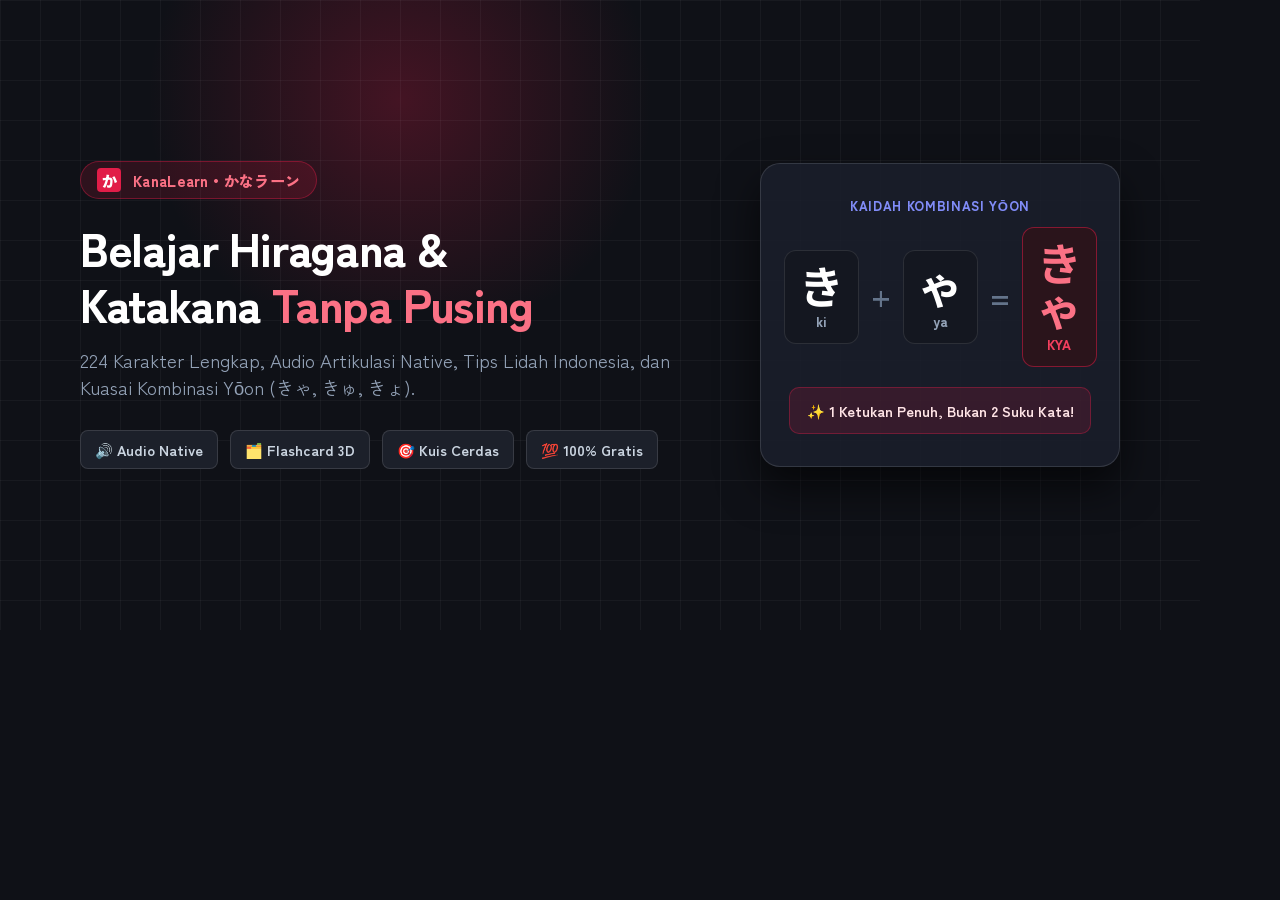
<file: og-card.html>
<!DOCTYPE html>
<html lang="id">
<head>
  <meta charset="UTF-8">
  <title>KanaLearn OG Card</title>
  <link rel="preconnect" href="https://fonts.googleapis.com">
  <link rel="preconnect" href="https://fonts.gstatic.com" crossorigin>
  <link href="https://fonts.googleapis.com/css2?family=Noto+Sans+JP:wght@700;900&family=Zen+Kaku+Gothic+New:wght@700;900&display=swap" rel="stylesheet">
  <style>
    * {
      box-sizing: border-box;
      margin: 0;
      padding: 0;
    }
    body {
      width: 1200px;
      height: 630px;
      overflow: hidden;
      font-family: 'Zen Kaku Gothic New', -apple-system, sans-serif;
      background: #0f1117;
      color: #ffffff;
      position: relative;
      display: flex;
      align-items: center;
      justify-content: space-between;
      padding: 64px 80px;
    }
    /* Glow effect */
    .glow {
      position: absolute;
      top: -100px;
      left: 100px;
      width: 600px;
      height: 400px;
      background: radial-gradient(circle, rgba(225, 29, 72, 0.25) 0%, rgba(15, 17, 23, 0) 70%);
      pointer-events: none;
    }
    .grid {
      position: absolute;
      inset: 0;
      background-image: 
        linear-gradient(to right, rgba(255, 255, 255, 0.04) 1px, transparent 1px),
        linear-gradient(to bottom, rgba(255, 255, 255, 0.04) 1px, transparent 1px);
      background-size: 40px 40px;
      pointer-events: none;
    }
    .left-content {
      max-width: 620px;
      z-index: 10;
    }
    .brand-pill {
      display: inline-flex;
      align-items: center;
      gap: 12px;
      background: rgba(225, 29, 72, 0.15);
      border: 1px solid rgba(225, 29, 72, 0.4);
      padding: 6px 16px;
      border-radius: 9999px;
      margin-bottom: 20px;
    }
    .badge-icon {
      width: 24px;
      height: 24px;
      background: #e11d48;
      border-radius: 4px;
      display: flex;
      align-items: center;
      justify-content: center;
      font-family: 'Noto Sans JP';
      font-weight: 900;
      font-size: 0.95rem;
    }
    .brand-name {
      font-size: 0.95rem;
      font-weight: 800;
      color: #fb7185;
      letter-spacing: 0.02em;
    }
    .hero-title {
      font-size: 2.9rem;
      font-weight: 900;
      line-height: 1.2;
      letter-spacing: -0.03em;
      margin-bottom: 16px;
    }
    .hero-title span {
      color: #fb7185;
    }
    .hero-sub {
      font-size: 1.15rem;
      color: #94a3b8;
      line-height: 1.5;
      margin-bottom: 28px;
    }
    .tags-row {
      display: flex;
      gap: 12px;
    }
    .tag-item {
      background: #1c202a;
      border: 1px solid rgba(255, 255, 255, 0.12);
      padding: 8px 14px;
      border-radius: 8px;
      font-size: 0.9rem;
      font-weight: 700;
      color: #cbd5e1;
    }
    /* Right Card Showcase */
    .right-card {
      z-index: 10;
      background: rgba(26, 31, 44, 0.85);
      border: 1px solid rgba(255, 255, 255, 0.12);
      border-radius: 20px;
      padding: 32px 28px;
      width: 360px;
      box-shadow: 0 20px 40px rgba(0, 0, 0, 0.6);
      text-align: center;
    }
    .right-label {
      font-size: 0.82rem;
      font-weight: 800;
      color: #818cf8;
      text-transform: uppercase;
      letter-spacing: 0.05em;
      margin-bottom: 12px;
    }
    .yoon-display {
      display: flex;
      align-items: center;
      justify-content: center;
      gap: 12px;
      margin-bottom: 20px;
    }
    .yoon-unit {
      background: #141720;
      border: 1px solid rgba(255, 255, 255, 0.1);
      border-radius: 12px;
      padding: 12px 14px;
    }
    .yoon-char {
      font-family: 'Noto Sans JP';
      font-size: 2.8rem;
      font-weight: 700;
      line-height: 1;
    }
    .yoon-romaji {
      font-size: 0.85rem;
      font-weight: 800;
      color: #94a3b8;
      margin-top: 4px;
    }
    .right-callout {
      background: rgba(225, 29, 72, 0.15);
      border: 1px solid rgba(225, 29, 72, 0.35);
      padding: 12px;
      border-radius: 10px;
      font-size: 0.9rem;
      color: #ffe4e6;
      font-weight: 700;
    }
  </style>
</head>
<body>
  <div class="glow"></div>
  <div class="grid"></div>

  <div class="left-content">
    <div class="brand-pill">
      <span class="badge-icon">か</span>
      <span class="brand-name">KanaLearn • かなラーン</span>
    </div>
    <h1 class="hero-title">
      Belajar Hiragana &amp;<br>
      Katakana <span>Tanpa Pusing</span>
    </h1>
    <p class="hero-sub">
      224 Karakter Lengkap, Audio Artikulasi Native, Tips Lidah Indonesia, dan Kuasai Kombinasi Yōon (きゃ, きゅ, きょ).
    </p>
    <div class="tags-row">
      <span class="tag-item">🔊 Audio Native</span>
      <span class="tag-item">🗂️ Flashcard 3D</span>
      <span class="tag-item">🎯 Kuis Cerdas</span>
      <span class="tag-item">💯 100% Gratis</span>
    </div>
  </div>

  <div class="right-card">
    <div class="right-label">Kaidah Kombinasi Yōon</div>
    <div class="yoon-display">
      <div class="yoon-unit">
        <div class="yoon-char">き</div>
        <div class="yoon-romaji">ki</div>
      </div>
      <span style="font-size: 1.5rem; color: #64748b; font-weight: 900;">+</span>
      <div class="yoon-unit">
        <div class="yoon-char">ゃ</div>
        <div class="yoon-romaji">ya</div>
      </div>
      <span style="font-size: 1.5rem; color: #64748b; font-weight: 900;">=</span>
      <div class="yoon-unit" style="background: #2a141b; border-color: rgba(225, 29, 72, 0.5);">
        <div class="yoon-char" style="color: #fb7185;">きゃ</div>
        <div class="yoon-romaji" style="color: #f43f5e; font-weight: 900;">KYA</div>
      </div>
    </div>
    <div class="right-callout">
      ✨ 1 Ketukan Penuh, Bukan 2 Suku Kata!
    </div>
  </div>
</body>
</html>
</file>
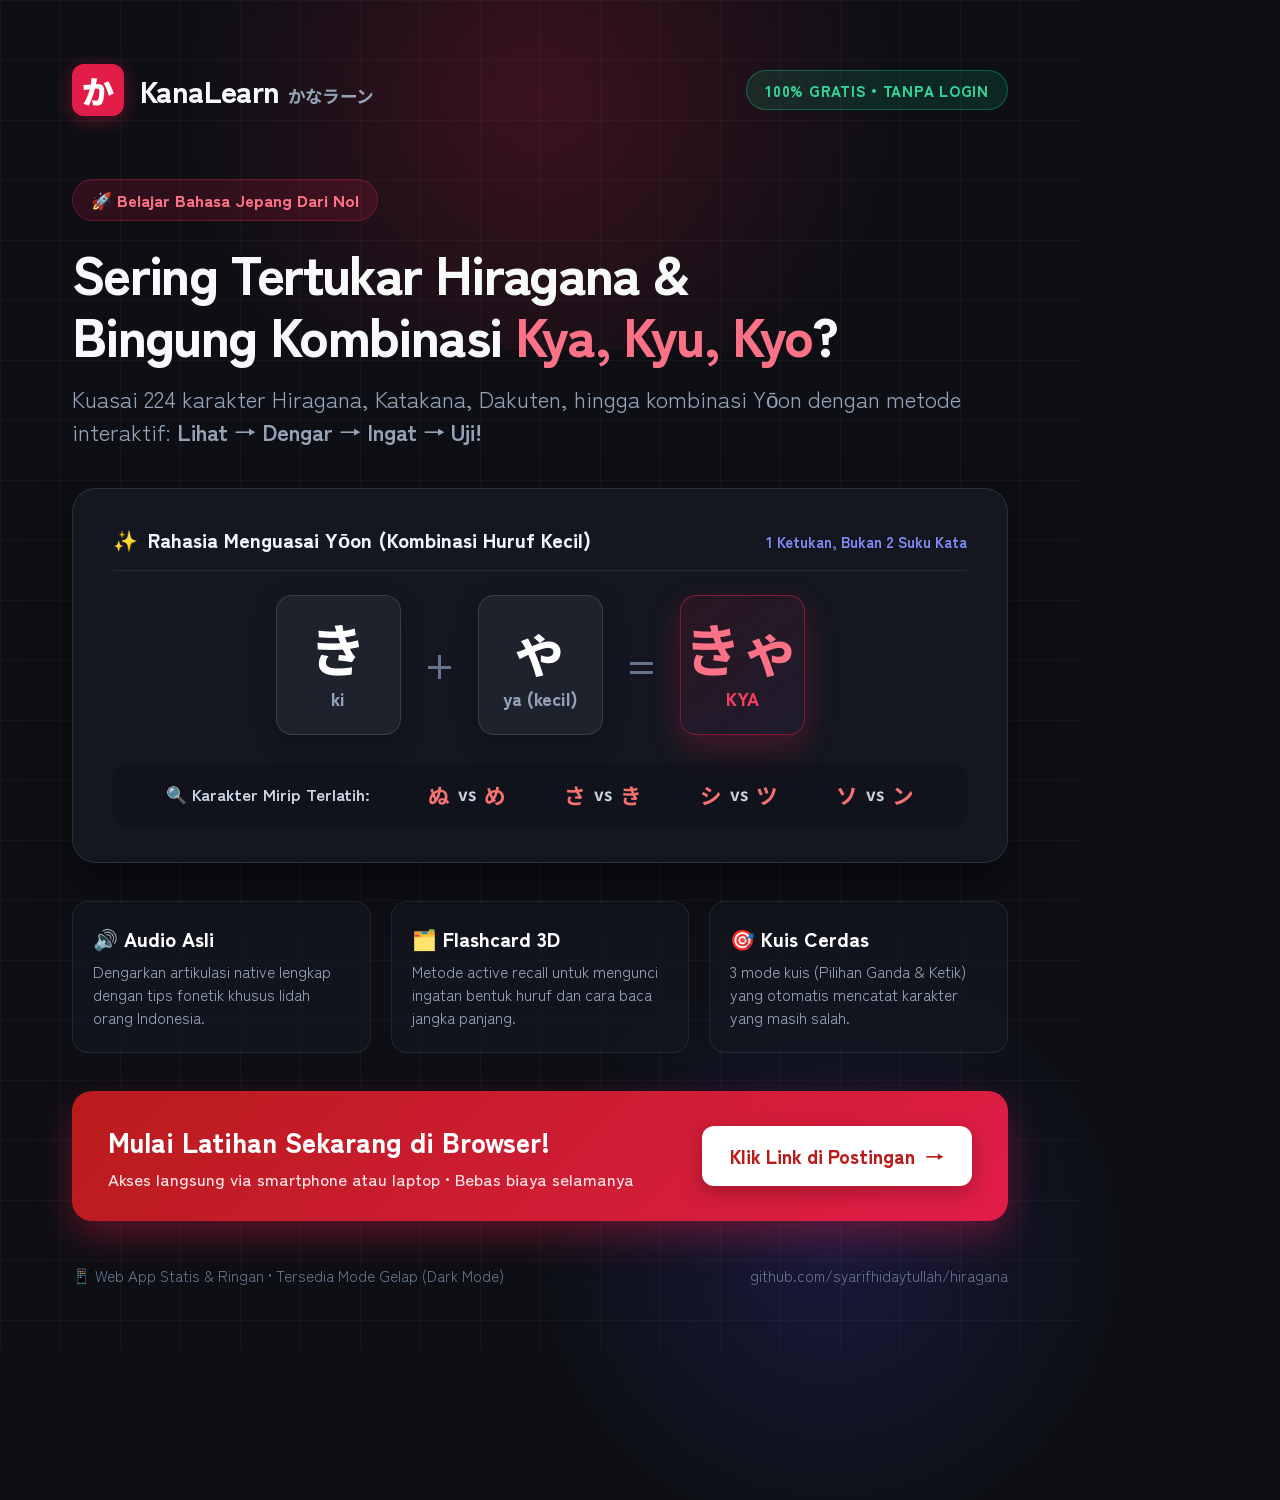
<file: poster.html>
<!DOCTYPE html>
<html lang="id">
<head>
  <meta charset="UTF-8">
  <title>KanaLearn Promotional Poster</title>
  <link rel="preconnect" href="https://fonts.googleapis.com">
  <link rel="preconnect" href="https://fonts.gstatic.com" crossorigin>
  <link href="https://fonts.googleapis.com/css2?family=Noto+Sans+JP:wght@700;900&family=Zen+Kaku+Gothic+New:wght@500;700;900&display=swap" rel="stylesheet">
  <style>
    * {
      box-sizing: border-box;
      margin: 0;
      padding: 0;
    }

    body {
      width: 1080px;
      height: 1350px;
      overflow: hidden;
      font-family: 'Zen Kaku Gothic New', -apple-system, sans-serif;
      background: #0d0f14;
      color: #f8f9fa;
      position: relative;
    }

    /* Background Ambient Lighting */
    .bg-glow-top {
      position: absolute;
      top: -150px;
      left: 50%;
      transform: translateX(-50%);
      width: 900px;
      height: 500px;
      background: radial-gradient(circle, rgba(225, 29, 72, 0.22) 0%, rgba(13, 15, 20, 0) 70%);
      pointer-events: none;
    }

    .bg-glow-bottom {
      position: absolute;
      bottom: -150px;
      right: -100px;
      width: 700px;
      height: 500px;
      background: radial-gradient(circle, rgba(79, 70, 229, 0.18) 0%, rgba(13, 15, 20, 0) 70%);
      pointer-events: none;
    }

    /* Subtle Geometric Grid */
    .bg-grid {
      position: absolute;
      inset: 0;
      background-image: 
        linear-gradient(to right, rgba(255, 255, 255, 0.03) 1px, transparent 1px),
        linear-gradient(to bottom, rgba(255, 255, 255, 0.03) 1px, transparent 1px);
      background-size: 60px 60px;
      pointer-events: none;
    }

    .poster-container {
      position: relative;
      z-index: 10;
      width: 100%;
      height: 100%;
      padding: 64px 72px;
      display: flex;
      flex-direction: column;
      justify-content: space-between;
    }

    /* Top Brand Bar */
    .brand-header {
      display: flex;
      justify-content: space-between;
      align-items: center;
    }

    .brand-title-wrap {
      display: flex;
      align-items: center;
      gap: 16px;
    }

    .brand-icon {
      width: 52px;
      height: 52px;
      background: #e11d48;
      color: #fff;
      font-family: 'Noto Sans JP', sans-serif;
      font-size: 2rem;
      font-weight: 900;
      border-radius: 12px;
      display: flex;
      align-items: center;
      justify-content: center;
      box-shadow: 0 4px 20px rgba(225, 29, 72, 0.4);
    }

    .brand-text {
      font-size: 1.9rem;
      font-weight: 900;
      letter-spacing: -0.02em;
    }

    .brand-jp {
      font-size: 1.1rem;
      font-family: 'Noto Sans JP', sans-serif;
      color: #94a3b8;
      font-weight: 700;
      margin-left: 8px;
    }

    .tag-free {
      background: rgba(16, 185, 129, 0.15);
      border: 1px solid rgba(16, 185, 129, 0.4);
      color: #34d399;
      font-size: 0.95rem;
      font-weight: 800;
      padding: 8px 18px;
      border-radius: 9999px;
      letter-spacing: 0.05em;
    }

    /* Main Headline & Hook */
    .hero-section {
      margin-top: 24px;
    }

    .headline-pill {
      display: inline-block;
      background: rgba(225, 29, 72, 0.15);
      border: 1px solid rgba(225, 29, 72, 0.35);
      color: #fb7185;
      font-size: 1.05rem;
      font-weight: 800;
      padding: 8px 18px;
      border-radius: 9999px;
      margin-bottom: 20px;
    }

    .main-headline {
      font-size: 3.4rem;
      font-weight: 900;
      line-height: 1.15;
      letter-spacing: -0.03em;
      margin-bottom: 16px;
    }

    .main-headline span {
      color: #fb7185;
    }

    .sub-headline {
      font-size: 1.4rem;
      color: #94a3b8;
      line-height: 1.5;
      max-width: 900px;
    }

    /* Middle Showcase: Kana Cards & Yōon Equation */
    .showcase-box {
      background: rgba(23, 27, 36, 0.75);
      border: 1px solid rgba(255, 255, 255, 0.1);
      border-radius: 24px;
      padding: 36px 40px;
      backdrop-filter: blur(16px);
      box-shadow: 0 20px 40px rgba(0, 0, 0, 0.5);
    }

    .showcase-header {
      display: flex;
      justify-content: space-between;
      align-items: baseline;
      margin-bottom: 24px;
      border-bottom: 1px solid rgba(255, 255, 255, 0.08);
      padding-bottom: 16px;
    }

    .showcase-title {
      font-size: 1.25rem;
      font-weight: 800;
      color: #f1f5f9;
      display: flex;
      align-items: center;
      gap: 10px;
    }

    .showcase-badge {
      font-size: 0.95rem;
      color: #818cf8;
      font-weight: 700;
    }

    /* Equation Row */
    .yoon-equation-row {
      display: flex;
      align-items: center;
      justify-content: center;
      gap: 24px;
      margin-bottom: 28px;
    }

    .eq-card {
      background: #1e222d;
      border: 1px solid rgba(255, 255, 255, 0.12);
      border-radius: 16px;
      width: 125px;
      height: 140px;
      display: flex;
      flex-direction: column;
      align-items: center;
      justify-content: center;
      box-shadow: 0 8px 24px rgba(0, 0, 0, 0.3);
    }

    .eq-card.highlight {
      background: linear-gradient(145deg, #2a1622 0%, #1e1b2e 100%);
      border-color: rgba(225, 29, 72, 0.5);
      box-shadow: 0 12px 30px rgba(225, 29, 72, 0.25);
    }

    .eq-kana {
      font-family: 'Noto Sans JP', sans-serif;
      font-size: 3.6rem;
      font-weight: 700;
      line-height: 1;
      color: #fff;
    }

    .eq-card.highlight .eq-kana {
      color: #fb7185;
    }

    .eq-romaji {
      font-size: 1.15rem;
      font-weight: 800;
      color: #94a3b8;
      margin-top: 8px;
    }

    .eq-card.highlight .eq-romaji {
      color: #f43f5e;
    }

    .eq-operator {
      font-size: 2.2rem;
      font-weight: 900;
      color: #64748b;
    }

    /* Tricky Pairs Preview */
    .pairs-preview-row {
      display: flex;
      justify-content: space-around;
      align-items: center;
      background: rgba(15, 18, 25, 0.6);
      border-radius: 14px;
      padding: 16px 24px;
      font-size: 1.05rem;
      color: #cbd5e1;
    }

    .pair-badge {
      display: inline-flex;
      align-items: center;
      gap: 8px;
      font-family: 'Noto Sans JP', sans-serif;
      font-weight: 700;
    }

    .pair-badge strong {
      color: #f87171;
      font-size: 1.35rem;
    }

    /* 3 Feature Highlights */
    .features-row {
      display: grid;
      grid-template-columns: 1fr 1fr 1fr;
      gap: 20px;
    }

    .feature-item {
      background: rgba(23, 27, 36, 0.5);
      border: 1px solid rgba(255, 255, 255, 0.08);
      border-radius: 16px;
      padding: 22px 20px;
    }

    .feature-icon-title {
      font-size: 1.25rem;
      font-weight: 800;
      color: #fff;
      margin-bottom: 8px;
      display: flex;
      align-items: center;
      gap: 10px;
    }

    .feature-text {
      font-size: 0.98rem;
      color: #94a3b8;
      line-height: 1.45;
    }

    /* Bottom CTA Card */
    .cta-container {
      background: linear-gradient(135deg, #b91c1c 0%, #e11d48 100%);
      border-radius: 20px;
      padding: 30px 36px;
      display: flex;
      justify-content: space-between;
      align-items: center;
      box-shadow: 0 16px 36px rgba(225, 29, 72, 0.35);
    }

    .cta-text-wrap h3 {
      font-size: 1.75rem;
      font-weight: 900;
      color: #fff;
      margin-bottom: 6px;
    }

    .cta-text-wrap p {
      font-size: 1.05rem;
      color: #ffe4e6;
      font-weight: 500;
    }

    .cta-btn-mock {
      background: #ffffff;
      color: #b91c1c;
      font-size: 1.2rem;
      font-weight: 900;
      padding: 16px 28px;
      border-radius: 12px;
      box-shadow: 0 6px 20px rgba(0, 0, 0, 0.25);
      display: flex;
      align-items: center;
      gap: 10px;
      white-space: nowrap;
    }

    /* Footer Meta */
    .footer-meta {
      display: flex;
      justify-content: space-between;
      align-items: center;
      color: #64748b;
      font-size: 0.95rem;
      padding-top: 4px;
    }
  </style>
</head>
<body>
  <div class="bg-glow-top"></div>
  <div class="bg-glow-bottom"></div>
  <div class="bg-grid"></div>

  <div class="poster-container">
    <!-- 1. Header -->
    <div class="brand-header">
      <div class="brand-title-wrap">
        <div class="brand-icon">か</div>
        <div class="brand-text">KanaLearn<span class="brand-jp">かなラーン</span></div>
      </div>
      <div class="tag-free">100% GRATIS • TANPA LOGIN</div>
    </div>

    <!-- 2. Headline & Hook -->
    <div class="hero-section">
      <div class="headline-pill">🚀 Belajar Bahasa Jepang Dari Nol</div>
      <h1 class="main-headline">
        Sering Tertukar Hiragana &amp;<br>
        Bingung Kombinasi <span>Kya, Kyu, Kyo</span>?
      </h1>
      <p class="sub-headline">
        Kuasai 224 karakter Hiragana, Katakana, Dakuten, hingga kombinasi Yōon dengan metode interaktif: <strong>Lihat → Dengar → Ingat → Uji!</strong>
      </p>
    </div>

    <!-- 3. Visual Centerpiece: The Yōon Equation & Tricky Pairs -->
    <div class="showcase-box">
      <div class="showcase-header">
        <div class="showcase-title">
          <span>✨</span> Rahasia Menguasai Yōon (Kombinasi Huruf Kecil)
        </div>
        <div class="showcase-badge">1 Ketukan, Bukan 2 Suku Kata</div>
      </div>

      <!-- Equation -->
      <div class="yoon-equation-row">
        <div class="eq-card">
          <div class="eq-kana">き</div>
          <div class="eq-romaji">ki</div>
        </div>
        <div class="eq-operator">+</div>
        <div class="eq-card">
          <div class="eq-kana">ゃ</div>
          <div class="eq-romaji">ya (kecil)</div>
        </div>
        <div class="eq-operator">=</div>
        <div class="eq-card highlight">
          <div class="eq-kana">きゃ</div>
          <div class="eq-romaji">KYA</div>
        </div>
      </div>

      <!-- Tricky Pairs -->
      <div class="pairs-preview-row">
        <span>🔍 <strong>Karakter Mirip Terlatih:</strong></span>
        <span class="pair-badge"><strong>ぬ</strong> vs <strong>め</strong></span>
        <span class="pair-badge"><strong>さ</strong> vs <strong>き</strong></span>
        <span class="pair-badge"><strong>シ</strong> vs <strong>ツ</strong></span>
        <span class="pair-badge"><strong>ソ</strong> vs <strong>ン</strong></span>
      </div>
    </div>

    <!-- 4. 3 Feature Highlights -->
    <div class="features-row">
      <div class="feature-item">
        <div class="feature-icon-title">🔊 Audio Asli</div>
        <p class="feature-text">
          Dengarkan artikulasi native lengkap dengan tips fonetik khusus lidah orang Indonesia.
        </p>
      </div>
      <div class="feature-item">
        <div class="feature-icon-title">🗂️ Flashcard 3D</div>
        <p class="feature-text">
          Metode active recall untuk mengunci ingatan bentuk huruf dan cara baca jangka panjang.
        </p>
      </div>
      <div class="feature-item">
        <div class="feature-icon-title">🎯 Kuis Cerdas</div>
        <p class="feature-text">
          3 mode kuis (Pilihan Ganda &amp; Ketik) yang otomatis mencatat karakter yang masih salah.
        </p>
      </div>
    </div>

    <!-- 5. Call To Action -->
    <div class="cta-container">
      <div class="cta-text-wrap">
        <h3>Mulai Latihan Sekarang di Browser!</h3>
        <p>Akses langsung via smartphone atau laptop • Bebas biaya selamanya</p>
      </div>
      <div class="cta-btn-mock">
        <span>Klik Link di Postingan</span>
        <span>→</span>
      </div>
    </div>

    <!-- 6. Footer Meta -->
    <div class="footer-meta">
      <span>📱 Web App Statis &amp; Ringan • Tersedia Mode Gelap (Dark Mode)</span>
      <span>github.com/syarifhidaytullah/hiragana</span>
    </div>
  </div>
</body>
</html>
</file>
<file: css/style.css>
/* =========================================================
 * style.css — KanaLearn Modern Japanese Aesthetic Stylesheet
 * Desain bersih, tipografi presisi, responsif desktop & mobile
 * ========================================================= */

:root {
  --bg-main: #f8f9fa;
  --bg-surface: #ffffff;
  --bg-card: #ffffff;
  --bg-card-hover: #ffffff;
  --bg-subtle: #f1f3f5;
  --bg-tint-red: #fdf2f2;
  --bg-tint-green: #f0fdf4;
  --bg-tint-blue: #f0f7ff;
  --bg-tint-amber: #fffbeb;

  --text-primary: #18191f;
  --text-secondary: #374151;
  --text-muted: #4b5563;
  --text-on-accent: #ffffff;

  --border-subtle: #e5e7eb;
  --border-medium: #c7cbd3;
  --border-focus: #b91c1c;

  --accent-red: #b91c1c;
  --accent-red-hover: #991b1b;
  --accent-indigo: #1e293b;
  --accent-green: #0f766e;
  --accent-amber: #92400e;
  --accent-purple: #4338ca;

  --shadow-sm: 0 1px 2px rgba(0, 0, 0, 0.05);
  --shadow-md: 0 4px 12px -2px rgba(0, 0, 0, 0.08);
  --shadow-lg: 0 12px 24px -4px rgba(0, 0, 0, 0.1);
  --shadow-card: 0 1px 3px rgba(0, 0, 0, 0.05);

  --font-kana: "Noto Sans JP", "Hiragino Sans", "Hiragino Kaku Gothic ProN", Meiryo, sans-serif;
  --font-sans: "Zen Kaku Gothic New", -apple-system, BlinkMacSystemFont, "Segoe UI", Roboto, sans-serif;

  --radius-sm: 6px;
  --radius-md: 10px;
  --radius-lg: 16px;
  --radius-full: 9999px;

  --header-height: 64px;
  --bottom-nav-height: 64px;
  --transition: all 0.2s cubic-bezier(0.16, 1, 0.3, 1);
}

[data-theme="dark"] {
  --bg-main: #0f1115;
  --bg-surface: #171920;
  --bg-card: #1b1e26;
  --bg-card-hover: #222631;
  --bg-subtle: #232732;
  --bg-tint-red: #2a1517;
  --bg-tint-green: #0f2723;
  --bg-tint-blue: #142236;
  --bg-tint-amber: #2b1f0d;

  --text-primary: #f3f4f6;
  --text-secondary: #9ca3af;
  --text-muted: #6b7280;

  --border-subtle: #292e3b;
  --border-medium: #3b4253;
  --border-focus: #ef4444;

  --accent-red: #ef4444;
  --accent-red-hover: #dc2626;
  --accent-indigo: #cbd5e1;
  --accent-green: #10b981;
  --accent-amber: #f59e0b;
  --accent-purple: #818cf8;

  --shadow-sm: 0 1px 2px rgba(0, 0, 0, 0.4);
  --shadow-md: 0 4px 12px rgba(0, 0, 0, 0.5);
  --shadow-lg: 0 12px 28px rgba(0, 0, 0, 0.6);
  --shadow-card: 0 2px 8px rgba(0, 0, 0, 0.4);
}

/* Reset & Global */
*, *::before, *::after {
  box-sizing: border-box;
  margin: 0;
  padding: 0;
}

html {
  font-size: 16px;
  scroll-behavior: smooth;
  -webkit-text-size-adjust: 100%;
}

body {
  font-family: var(--font-sans);
  background-color: var(--bg-main);
  color: var(--text-primary);
  line-height: 1.5;
  min-height: 100vh;
  display: flex;
  flex-direction: column;
  overflow-x: hidden;
}

a {
  color: inherit;
  text-decoration: none;
}

button, input, select {
  font-family: inherit;
  color: inherit;
}

button {
  cursor: pointer;
  border: none;
  background: none;
}

:focus-visible {
  outline: 2px solid var(--border-focus);
  outline-offset: 2px;
}

/* Container */
.container {
  width: 100%;
  max-width: 1160px;
  margin-left: auto;
  margin-right: auto;
  padding-left: 20px;
  padding-right: 20px;
}

/* Header */
.site-header {
  position: sticky;
  top: 0;
  z-index: 50;
  height: var(--header-height);
  background: var(--bg-surface);
  border-bottom: 1px solid var(--border-subtle);
  backdrop-filter: blur(12px);
  -webkit-backdrop-filter: blur(12px);
  display: flex;
  align-items: center;
}

.header-inner {
  display: flex;
  align-items: center;
  justify-content: space-between;
}

.brand-logo {
  display: flex;
  align-items: center;
  gap: 10px;
  font-weight: 700;
  font-size: 1.25rem;
  letter-spacing: -0.02em;
}

.brand-badge {
  display: inline-flex;
  align-items: center;
  justify-content: center;
  width: 32px;
  height: 32px;
  background: var(--accent-red);
  color: #fff;
  border-radius: var(--radius-sm);
  font-family: var(--font-kana);
  font-weight: 700;
  font-size: 1.15rem;
  box-shadow: var(--shadow-sm);
}

.brand-sub {
  font-size: 0.75rem;
  color: var(--text-muted);
  font-weight: 500;
  margin-left: 2px;
  font-family: var(--font-kana);
}

/* Desktop Nav */
.desktop-nav {
  display: none;
}

@media (min-width: 768px) {
  .desktop-nav {
    display: flex;
    align-items: center;
    gap: 6px;
  }
}

.nav-link {
  padding: 8px 14px;
  border-radius: var(--radius-sm);
  font-size: 0.9rem;
  font-weight: 600;
  color: var(--text-secondary);
  transition: var(--transition);
  display: inline-flex;
  align-items: center;
  gap: 6px;
}

.nav-link:hover {
  color: var(--text-primary);
  background: var(--bg-subtle);
}

.nav-link.active {
  color: var(--accent-red);
  background: var(--bg-tint-red);
}

.header-actions {
  display: flex;
  align-items: center;
  gap: 12px;
}

.streak-pill {
  display: inline-flex;
  align-items: center;
  gap: 6px;
  padding: 4px 10px;
  border-radius: var(--radius-full);
  background: var(--bg-tint-amber);
  border: 1px solid rgba(245, 158, 11, 0.2);
  color: var(--accent-amber);
  font-size: 0.8rem;
  font-weight: 700;
}

.theme-toggle-btn {
  width: 36px;
  height: 36px;
  border-radius: var(--radius-sm);
  display: inline-flex;
  align-items: center;
  justify-content: center;
  color: var(--text-secondary);
  border: 1px solid var(--border-subtle);
  background: var(--bg-surface);
  transition: var(--transition);
}

.theme-toggle-btn:hover {
  background: var(--bg-subtle);
  color: var(--text-primary);
}

/* Main Content Area */
main {
  flex: 1;
  padding-top: 24px;
  padding-bottom: 96px;
}

@media (min-width: 768px) {
  main {
    padding-bottom: 48px;
  }
}

/* Tab Views */
.tab-view {
  display: none;
  animation: fadeIn 0.25s cubic-bezier(0.16, 1, 0.3, 1);
}

.tab-view.active {
  display: block;
}

@keyframes fadeIn {
  from {
    opacity: 0;
    transform: translateY(6px);
  }
  to {
    opacity: 1;
    transform: translateY(0);
  }
}

/* Hero Section */
.hero-card {
  background: linear-gradient(135deg, var(--bg-surface) 0%, var(--bg-subtle) 100%);
  border: 1px solid var(--border-subtle);
  border-radius: var(--radius-lg);
  padding: 32px 24px;
  margin-bottom: 32px;
  box-shadow: var(--shadow-sm);
  position: relative;
  overflow: hidden;
}

@media (min-width: 768px) {
  .hero-card {
    padding: 48px 40px;
    display: flex;
    align-items: center;
    justify-content: space-between;
    gap: 40px;
  }
}

.hero-content {
  max-width: 600px;
}

.hero-headline {
  font-size: 1.85rem;
  font-weight: 800;
  line-height: 1.25;
  letter-spacing: -0.025em;
  color: var(--text-primary);
  margin-bottom: 12px;
}

@media (min-width: 768px) {
  .hero-headline {
    font-size: 2.35rem;
  }
}

.hero-subheadline {
  font-size: 1rem;
  color: var(--text-secondary);
  line-height: 1.6;
  margin-bottom: 24px;
}

.hero-actions {
  display: flex;
  flex-wrap: wrap;
  gap: 12px;
}

.btn {
  display: inline-flex;
  align-items: center;
  justify-content: center;
  gap: 8px;
  padding: 10px 20px;
  font-size: 0.95rem;
  font-weight: 600;
  border-radius: var(--radius-sm);
  transition: var(--transition);
  min-height: 44px;
}

.btn-primary {
  background: var(--accent-red);
  color: #ffffff;
  box-shadow: var(--shadow-sm);
}

.btn-primary:hover {
  background: var(--accent-red-hover);
  transform: translateY(-1px);
}

.btn-secondary {
  background: var(--bg-surface);
  color: var(--text-primary);
  border: 1px solid var(--border-medium);
}

.btn-secondary:hover {
  background: var(--bg-subtle);
  border-color: var(--text-muted);
}

.btn-ghost {
  color: var(--text-secondary);
  background: transparent;
}

.btn-ghost:hover {
  background: var(--bg-subtle);
  color: var(--text-primary);
}

.hero-stats-panel {
  background: transparent;
  border-top: 1px solid var(--border-subtle);
  padding: 24px 16px 16px;
  min-width: 260px;
  margin-top: 24px;
}

@media (min-width: 768px) {
  .hero-stats-panel {
    margin-top: 0;
    border-top: none;
    border-left: 1px solid var(--border-subtle);
    padding: 24px 24px 24px 32px;
  }
}

.progress-header {
  display: flex;
  justify-content: space-between;
  align-items: baseline;
  margin-bottom: 8px;
}

.progress-label {
  font-size: 0.85rem;
  font-weight: 700;
  letter-spacing: 0.02em;
  color: var(--text-secondary);
}

.progress-number {
  font-size: 1.35rem;
  font-weight: 800;
  color: var(--accent-red);
}

.progress-bar-track {
  position: relative;
  height: 8px;
  background: var(--bg-subtle);
  border-radius: var(--radius-full);
  overflow: hidden;
  margin-bottom: 16px;
}

.progress-bar-fill {
  position: absolute;
  top: 0;
  left: 0;
  bottom: 0;
  width: 100%;
  transform-origin: left;
  transform: scaleX(0);
  background: linear-gradient(90deg, var(--accent-red), #ea580c);
  border-radius: var(--radius-full);
  transition: transform 0.35s cubic-bezier(0.16, 1, 0.3, 1);
}

.mini-stats-grid {
  display: grid;
  grid-template-columns: 1fr 1fr;
  gap: 12px;
}

.mini-stat-item {
  background: var(--bg-surface);
  border: 1px solid var(--border-subtle);
  padding: 10px;
  border-radius: var(--radius-sm);
  text-align: center;
}

.mini-stat-val {
  font-size: 1.15rem;
  font-weight: 800;
  color: var(--text-primary);
}

.mini-stat-lbl {
  font-size: 0.8rem;
  font-weight: 600;
  color: var(--text-secondary);
}

/* Dashboard Section Grid */
.dashboard-grid {
  display: grid;
  grid-template-columns: 1fr;
  gap: 20px;
  margin-bottom: 36px;
}

@media (min-width: 768px) {
  .dashboard-grid {
    grid-template-columns: repeat(3, 1fr);
  }
}

.feature-box {
  background: var(--bg-surface);
  border: 1px solid var(--border-subtle);
  border-radius: var(--radius-md);
  padding: 24px;
  transition: var(--transition);
  display: flex;
  flex-direction: column;
  justify-content: space-between;
}

.feature-box:hover {
  transform: translateY(-2px);
  box-shadow: var(--shadow-md);
  border-color: var(--border-medium);
}

.feature-icon-badge {
  width: 44px;
  height: 44px;
  border-radius: var(--radius-sm);
  display: flex;
  align-items: center;
  justify-content: center;
  font-size: 1.25rem;
  margin-bottom: 16px;
}

.badge-red { background: var(--bg-tint-red); color: var(--accent-red); }
.badge-blue { background: var(--bg-tint-blue); color: var(--accent-purple); }
.badge-green { background: var(--bg-tint-green); color: var(--accent-green); }

.feature-title {
  font-size: 1.15rem;
  font-weight: 700;
  margin-bottom: 8px;
}

.feature-desc {
  font-size: 0.9rem;
  color: var(--text-secondary);
  line-height: 1.5;
  margin-bottom: 16px;
  flex: 1;
}

/* Kana Tables & Explorer */
.explorer-controls {
  background: var(--bg-surface);
  border: 1px solid var(--border-subtle);
  border-radius: var(--radius-md);
  padding: 16px;
  margin-bottom: 24px;
  display: flex;
  flex-direction: column;
  gap: 16px;
}

@media (min-width: 768px) {
  .explorer-controls {
    flex-direction: row;
    align-items: center;
    justify-content: space-between;
  }
}

.script-segmented-control {
  display: inline-flex;
  background: var(--bg-subtle);
  padding: 4px;
  border-radius: var(--radius-sm);
  gap: 4px;
}

.segment-btn {
  padding: 8px 18px;
  font-size: 0.9rem;
  font-weight: 600;
  border-radius: 4px;
  color: var(--text-secondary);
  transition: var(--transition);
}

.segment-btn.active {
  background: var(--bg-surface);
  color: var(--accent-red);
  box-shadow: var(--shadow-sm);
}

.filter-chips {
  display: flex;
  flex-wrap: wrap;
  gap: 8px;
}

.chip {
  padding: 6px 14px;
  border-radius: var(--radius-full);
  font-size: 0.85rem;
  font-weight: 600;
  background: var(--bg-surface);
  border: 1px solid var(--border-subtle);
  color: var(--text-secondary);
  transition: var(--transition);
}

.chip:hover {
  border-color: var(--border-medium);
  color: var(--text-primary);
}

.chip.active {
  background: var(--accent-indigo);
  color: #fff;
  border-color: var(--accent-indigo);
}

[data-theme="dark"] .chip.active {
  background: #f1f5f9;
  color: #0f172a;
}

.search-input-wrap {
  position: relative;
  min-width: 220px;
}

.search-input {
  width: 100%;
  padding: 8px 12px 8px 36px;
  font-size: 0.9rem;
  border-radius: var(--radius-sm);
  border: 1px solid var(--border-subtle);
  background: var(--bg-surface);
  color: var(--text-primary);
}

.search-icon {
  position: absolute;
  left: 10px;
  top: 50%;
  transform: translateY(-50%);
  color: var(--text-muted);
  pointer-events: none;
}

/* Character Grid */
.kana-section-header {
  margin-top: 24px;
  margin-bottom: 12px;
  display: flex;
  align-items: center;
  justify-content: space-between;
}

.kana-section-title {
  font-size: 1.1rem;
  font-weight: 700;
  color: var(--text-primary);
}

.kana-section-count {
  font-size: 0.8rem;
  color: var(--text-muted);
}

.kana-grid {
  display: grid;
  grid-template-columns: repeat(auto-fill, minmax(88px, 1fr));
  gap: 12px;
  margin-bottom: 28px;
}

@media (min-width: 640px) {
  .kana-grid {
    grid-template-columns: repeat(auto-fill, minmax(105px, 1fr));
    gap: 14px;
  }
}

.kana-card {
  background: var(--bg-card);
  border: 1px solid var(--border-subtle);
  border-radius: var(--radius-md);
  padding: 14px 10px 10px;
  display: flex;
  flex-direction: column;
  align-items: center;
  justify-content: center;
  position: relative;
  transition: var(--transition);
  cursor: pointer;
  user-select: none;
  min-height: 108px;
}

.kana-card:hover {
  transform: translateY(-2px);
  border-color: var(--border-medium);
  box-shadow: var(--shadow-card);
}

.kana-card.mastered {
  border-color: rgba(16, 185, 129, 0.4);
  background: linear-gradient(180deg, var(--bg-card) 85%, var(--bg-tint-green) 100%);
}

.kana-card.mastered::after {
  content: "✓";
  position: absolute;
  top: 6px;
  right: 6px;
  font-size: 0.7rem;
  font-weight: 800;
  width: 16px;
  height: 16px;
  border-radius: 50%;
  background: var(--accent-green);
  color: #fff;
  display: flex;
  align-items: center;
  justify-content: center;
}

.kana-glyph {
  font-family: var(--font-kana);
  font-size: 2.5rem;
  font-weight: 500;
  line-height: 1;
  color: var(--text-primary);
  margin-bottom: 6px;
  transition: transform 0.15s ease;
}

.kana-card:hover .kana-glyph {
  transform: scale(1.06);
}

.kana-card.is-yoon .kana-glyph {
  font-size: 2.15rem;
  letter-spacing: -0.05em;
}

.kana-romaji {
  font-size: 0.85rem;
  font-weight: 700;
  color: var(--text-secondary);
  letter-spacing: 0.02em;
}

.kana-card-audio {
  position: absolute;
  top: 6px;
  left: 6px;
  width: 22px;
  height: 22px;
  border-radius: 50%;
  display: flex;
  align-items: center;
  justify-content: center;
  font-size: 0.65rem;
  color: var(--text-muted);
  opacity: 0.6;
  transition: var(--transition);
}

.kana-card:hover .kana-card-audio {
  opacity: 1;
  background: var(--bg-subtle);
  color: var(--text-primary);
}

/* Yōon Formula Showcase */
.yoon-formula-banner {
  background: var(--bg-tint-blue);
  border: 1px solid rgba(79, 70, 229, 0.2);
  border-radius: var(--radius-md);
  padding: 20px;
  margin-bottom: 24px;
  display: flex;
  flex-direction: column;
  align-items: center;
  text-align: center;
  gap: 12px;
}

.yoon-equation {
  display: flex;
  align-items: center;
  justify-content: center;
  gap: 12px;
  font-family: var(--font-kana);
  font-size: 1.8rem;
  font-weight: 700;
  color: var(--accent-purple);
}

.yoon-eq-unit {
  display: inline-flex;
  flex-direction: column;
  align-items: center;
}

.yoon-eq-sub {
  font-family: var(--font-sans);
  font-size: 0.75rem;
  font-weight: 600;
  color: var(--text-secondary);
}

.yoon-eq-op {
  color: var(--text-muted);
  font-size: 1.25rem;
  margin-bottom: 12px;
}

.yoon-tip-text {
  font-size: 0.88rem;
  color: var(--text-secondary);
  max-width: 640px;
}

/* Confusables Section */
.confusable-pair-card {
  background: var(--bg-surface);
  border: 1px solid var(--border-subtle);
  border-radius: var(--radius-md);
  padding: 16px;
  margin-bottom: 16px;
  display: flex;
  flex-direction: column;
  gap: 16px;
}

@media (min-width: 640px) {
  .confusable-pair-card {
    flex-direction: row;
    align-items: center;
    justify-content: space-between;
  }
}

.confusable-glyphs {
  display: flex;
  align-items: center;
  gap: 20px;
}

.confusable-item {
  display: flex;
  flex-direction: column;
  align-items: center;
  background: var(--bg-subtle);
  padding: 12px 20px;
  border-radius: var(--radius-sm);
  cursor: pointer;
  transition: var(--transition);
  min-width: 80px;
}

.confusable-item:hover {
  background: var(--bg-tint-red);
  transform: translateY(-2px);
}

.confusable-glyph {
  font-family: var(--font-kana);
  font-size: 2.8rem;
  line-height: 1;
}

.confusable-romaji {
  font-size: 0.85rem;
  font-weight: 700;
  color: var(--text-secondary);
  margin-top: 4px;
}

.confusable-vs {
  font-weight: 800;
  color: var(--text-muted);
  font-size: 0.9rem;
}

.confusable-notes {
  flex: 1;
  font-size: 0.9rem;
  color: var(--text-secondary);
  padding-left: 0;
}

@media (min-width: 640px) {
  .confusable-notes {
    padding-left: 20px;
    border-left: 1px solid var(--border-subtle);
  }
}

/* Special Characters (Sokuon & Choonpu) */
.special-card {
  background: var(--bg-surface);
  border: 1px solid var(--border-subtle);
  border-radius: var(--radius-md);
  padding: 20px;
  margin-bottom: 16px;
  display: flex;
  gap: 16px;
  align-items: flex-start;
}

.special-glyph-box {
  width: 64px;
  height: 64px;
  background: var(--bg-tint-red);
  color: var(--accent-red);
  border-radius: var(--radius-sm);
  display: flex;
  align-items: center;
  justify-content: center;
  font-family: var(--font-kana);
  font-size: 2.4rem;
  flex-shrink: 0;
}

.special-info h4 {
  font-size: 1.1rem;
  font-weight: 700;
  margin-bottom: 4px;
}

.special-desc {
  font-size: 0.9rem;
  color: var(--text-secondary);
  margin-bottom: 6px;
}

.special-tip {
  font-size: 0.85rem;
  color: var(--accent-amber);
  background: var(--bg-tint-amber);
  padding: 6px 10px;
  border-radius: 4px;
  display: inline-block;
}

/* Flashcard View */
.flashcard-stage {
  max-width: 520px;
  margin: 0 auto;
  display: flex;
  flex-direction: column;
  align-items: center;
}

.flashcard-deck-selector {
  display: flex;
  gap: 8px;
  margin-bottom: 20px;
  flex-wrap: wrap;
  justify-content: center;
}

.flashcard-counter {
  font-size: 0.9rem;
  font-weight: 700;
  color: var(--text-muted);
  margin-bottom: 12px;
}

.card-perspective-container {
  width: 100%;
  height: 340px;
  perspective: 1200px;
  margin-bottom: 24px;
  cursor: pointer;
}

.flashcard-flipper {
  width: 100%;
  height: 100%;
  position: relative;
  transform-style: preserve-3d;
  transition: transform 0.45s cubic-bezier(0.16, 1, 0.3, 1);
  border-radius: var(--radius-lg);
  box-shadow: var(--shadow-lg);
}

.flashcard-flipper.flipped {
  transform: rotateY(180deg);
}

.flashcard-face {
  position: absolute;
  width: 100%;
  height: 100%;
  backface-visibility: hidden;
  -webkit-backface-visibility: hidden;
  border-radius: var(--radius-lg);
  background: var(--bg-surface);
  border: 1px solid var(--border-subtle);
  display: flex;
  flex-direction: column;
  align-items: center;
  justify-content: center;
  padding: 32px;
  text-align: center;
}

.flashcard-front .card-kana-large {
  font-family: var(--font-kana);
  font-size: 6rem;
  line-height: 1;
  color: var(--text-primary);
  margin-bottom: 16px;
}

.card-hint-text {
  font-size: 0.88rem;
  color: var(--text-muted);
}

.flashcard-back {
  transform: rotateY(180deg);
  background: linear-gradient(180deg, var(--bg-surface) 0%, var(--bg-subtle) 100%);
}

.card-romaji-large {
  font-size: 2.5rem;
  font-weight: 800;
  color: var(--accent-red);
  letter-spacing: 0.02em;
  margin-bottom: 8px;
}

.card-type-tag {
  font-size: 0.8rem;
  color: var(--text-secondary);
  font-weight: 600;
  letter-spacing: 0.03em;
  margin-bottom: 16px;
}

.card-tip-bubble {
  background: var(--bg-surface);
  border: 1px solid var(--border-subtle);
  border-radius: var(--radius-sm);
  padding: 10px 14px;
  font-size: 0.85rem;
  color: var(--text-secondary);
  line-height: 1.45;
  margin-top: 12px;
}

.flashcard-controls {
  display: flex;
  gap: 16px;
  width: 100%;
}

.btn-flash-unknown {
  flex: 1;
  background: var(--bg-surface);
  color: var(--text-secondary);
  border: 1px solid var(--border-medium);
  padding: 14px;
  font-weight: 700;
}

.btn-flash-unknown:hover {
  background: var(--bg-tint-red);
  color: var(--accent-red);
  border-color: var(--accent-red);
}

.btn-flash-known {
  flex: 1;
  background: var(--accent-green);
  color: #fff;
  padding: 14px;
  font-weight: 700;
  box-shadow: var(--shadow-sm);
}

.btn-flash-known:hover {
  background: #0d635c;
  transform: translateY(-1px);
}

.shortcut-guide {
  margin-top: 20px;
  font-size: 0.8rem;
  color: var(--text-muted);
  display: flex;
  gap: 12px;
}

.kbd-badge {
  background: var(--bg-subtle);
  border: 1px solid var(--border-subtle);
  border-radius: 4px;
  padding: 2px 6px;
  font-size: 0.75rem;
  font-family: monospace;
}

/* Quiz Stage */
.quiz-container {
  max-width: 580px;
  margin: 0 auto;
}

.quiz-setup-card {
  background: var(--bg-surface);
  border: 1px solid var(--border-subtle);
  border-radius: var(--radius-lg);
  padding: 32px 24px;
  box-shadow: var(--shadow-card);
}

.quiz-mode-select-grid {
  display: grid;
  grid-template-columns: 1fr;
  gap: 12px;
  margin-bottom: 24px;
}

@media (min-width: 640px) {
  .quiz-mode-select-grid {
    grid-template-columns: 1fr 1fr 1fr;
  }
}

.quiz-mode-option {
  border: 1px solid var(--border-subtle);
  background: var(--bg-surface);
  padding: 16px 12px;
  border-radius: var(--radius-md);
  text-align: center;
  cursor: pointer;
  transition: var(--transition);
}

.quiz-mode-option:hover {
  border-color: var(--border-medium);
}

.quiz-mode-option.active {
  border-color: var(--accent-red);
  background: var(--bg-tint-red);
  color: var(--accent-red);
}

.quiz-mode-title {
  font-weight: 700;
  font-size: 0.95rem;
  margin-bottom: 4px;
}

.quiz-mode-sub {
  font-size: 0.75rem;
  color: var(--text-muted);
}

.quiz-active-card {
  background: var(--bg-surface);
  border: 1px solid var(--border-subtle);
  border-radius: var(--radius-lg);
  padding: 32px 24px;
  box-shadow: var(--shadow-md);
  position: relative;
}

.quiz-top-bar {
  display: flex;
  justify-content: space-between;
  align-items: center;
  margin-bottom: 20px;
}

.quiz-question-prompt {
  text-align: center;
  margin-bottom: 28px;
}

.prompt-category {
  font-size: 0.85rem;
  font-weight: 700;
  letter-spacing: 0.03em;
  color: var(--text-secondary);
  margin-bottom: 8px;
}

.prompt-character {
  font-family: var(--font-kana);
  font-size: 5rem;
  line-height: 1.1;
  font-weight: 600;
  color: var(--text-primary);
  margin-bottom: 8px;
}

.prompt-character.romaji-prompt {
  font-family: var(--font-sans);
  font-size: 3.5rem;
  font-weight: 800;
  color: var(--accent-indigo);
}

.quiz-options-grid {
  display: grid;
  grid-template-columns: 1fr 1fr;
  gap: 12px;
}

.quiz-option-btn {
  background: var(--bg-surface);
  border: 2px solid var(--border-subtle);
  border-radius: var(--radius-md);
  padding: 16px 12px;
  font-size: 1.5rem;
  font-weight: 700;
  color: var(--text-primary);
  transition: var(--transition);
  font-family: var(--font-kana);
  min-height: 64px;
  display: flex;
  align-items: center;
  justify-content: center;
}

.quiz-option-btn:hover:not(:disabled) {
  border-color: var(--border-medium);
  background: var(--bg-subtle);
}

.quiz-option-btn.correct {
  border-color: var(--accent-green);
  background: var(--bg-tint-green);
  color: var(--accent-green);
}

.quiz-option-btn.wrong {
  border-color: var(--accent-red);
  background: var(--bg-tint-red);
  color: var(--accent-red);
}

.quiz-typing-box {
  display: flex;
  gap: 8px;
}

.quiz-text-input {
  flex: 1;
  font-size: 1.3rem;
  padding: 12px 16px;
  border-radius: var(--radius-sm);
  border: 2px solid var(--border-subtle);
  background: var(--bg-surface);
  color: var(--text-primary);
  font-weight: 700;
  text-align: center;
}

.quiz-feedback-banner {
  margin-top: 20px;
  padding: 14px 16px;
  border-radius: var(--radius-sm);
  display: none;
  animation: fadeIn 0.2s ease;
}

.quiz-feedback-banner.show {
  display: block;
}

.quiz-feedback-banner.correct-fb {
  background: var(--bg-tint-green);
  color: var(--accent-green);
  border: 1px solid rgba(16, 185, 129, 0.3);
}

.quiz-feedback-banner.wrong-fb {
  background: var(--bg-tint-red);
  color: var(--accent-red);
  border: 1px solid rgba(217, 56, 58, 0.3);
}

/* Modal / Character Detail */
.modal-backdrop {
  position: fixed;
  inset: 0;
  background: rgba(0, 0, 0, 0.45);
  backdrop-filter: blur(4px);
  z-index: 100;
  display: none;
  align-items: center;
  justify-content: center;
  padding: 16px;
}

.modal-backdrop.open {
  display: flex;
}

.modal-card {
  background: var(--bg-surface);
  border: 1px solid var(--border-subtle);
  border-radius: var(--radius-lg);
  max-width: 480px;
  width: 100%;
  padding: 28px;
  box-shadow: var(--shadow-lg);
  position: relative;
  max-height: 90vh;
  overflow-y: auto;
  animation: modalSlide 0.25s cubic-bezier(0.16, 1, 0.3, 1);
}

@keyframes modalSlide {
  from {
    opacity: 0;
    transform: scale(0.96) translateY(8px);
  }
  to {
    opacity: 1;
    transform: scale(1) translateY(0);
  }
}

.modal-close-btn {
  position: absolute;
  top: 16px;
  right: 16px;
  width: 32px;
  height: 32px;
  border-radius: 50%;
  display: flex;
  align-items: center;
  justify-content: center;
  color: var(--text-muted);
  background: var(--bg-subtle);
  transition: var(--transition);
}

.modal-close-btn:hover {
  background: var(--border-subtle);
  color: var(--text-primary);
}

.modal-glyph-hero {
  text-align: center;
  margin-bottom: 20px;
}

.modal-glyph-char {
  font-family: var(--font-kana);
  font-size: 5.5rem;
  line-height: 1;
  color: var(--text-primary);
  margin-bottom: 8px;
}

.modal-romaji-badge {
  font-size: 1.4rem;
  font-weight: 800;
  color: var(--accent-red);
}

.modal-action-row {
  display: flex;
  gap: 10px;
  justify-content: center;
  margin-bottom: 20px;
}

.modal-section-title {
  font-size: 0.85rem;
  font-weight: 700;
  letter-spacing: 0.02em;
  color: var(--text-secondary);
  margin-bottom: 8px;
}

.modal-tip-box {
  background: var(--bg-subtle);
  border-radius: var(--radius-sm);
  padding: 12px 14px;
  font-size: 0.9rem;
  color: var(--text-secondary);
  line-height: 1.5;
  margin-bottom: 16px;
}

.modal-similar-chips {
  display: flex;
  gap: 8px;
  flex-wrap: wrap;
}

.similar-chip {
  background: var(--bg-subtle);
  border: 1px solid var(--border-subtle);
  border-radius: var(--radius-sm);
  padding: 6px 12px;
  font-family: var(--font-kana);
  font-size: 1.25rem;
  cursor: pointer;
  transition: var(--transition);
}

.similar-chip:hover {
  background: var(--bg-tint-red);
  border-color: var(--accent-red);
}

/* Stats / Dashboard Metrics */
.stats-summary-grid {
  display: grid;
  grid-template-columns: repeat(auto-fit, minmax(220px, 1fr));
  gap: 16px;
  margin-bottom: 32px;
}

.stat-metric-card {
  background: var(--bg-surface);
  border: 1px solid var(--border-subtle);
  border-radius: var(--radius-md);
  padding: 20px;
  box-shadow: var(--shadow-card);
}

.stat-metric-num {
  font-size: 2rem;
  font-weight: 800;
  color: var(--text-primary);
  line-height: 1.1;
  margin-bottom: 4px;
}

.stat-metric-label {
  font-size: 0.85rem;
  color: var(--text-muted);
  font-weight: 600;
}

/* Mobile Bottom Navigation */
.mobile-nav {
  position: fixed;
  bottom: 0;
  left: 0;
  right: 0;
  height: var(--bottom-nav-height);
  background: var(--bg-surface);
  border-top: 1px solid var(--border-subtle);
  display: flex;
  justify-content: space-around;
  align-items: center;
  z-index: 40;
  backdrop-filter: blur(12px);
  -webkit-backdrop-filter: blur(12px);
}

@media (min-width: 768px) {
  .mobile-nav {
    display: none;
  }
}

.mobile-nav-item {
  display: flex;
  flex-direction: column;
  align-items: center;
  justify-content: center;
  gap: 2px;
  color: var(--text-muted);
  font-size: 0.62rem;
  font-weight: 600;
  padding: 4px 1px;
  flex: 1;
  min-width: 0;
  min-height: 48px;
  transition: var(--transition);
  text-align: center;
}

.mobile-nav-item span:not(.mobile-nav-icon) {
  white-space: nowrap;
  overflow: hidden;
  text-overflow: ellipsis;
  max-width: 100%;
}

.mobile-nav-item.active {
  color: var(--accent-red);
}

.mobile-nav-icon {
  font-size: 1.15rem;
  line-height: 1;
}

/* Pulse animation for audio playback */
@keyframes audioPulse {
  0% { transform: scale(1); }
  50% { transform: scale(1.15); }
  100% { transform: scale(1); }
}

.is-speaking {
  animation: audioPulse 0.4s infinite ease-in-out;
  color: var(--accent-red) !important;
}

/* Footer */
.site-footer {
  border-top: 1px solid var(--border-subtle);
  padding: 24px 0;
  text-align: center;
  font-size: 0.85rem;
  color: var(--text-muted);
  background: var(--bg-surface);
}

/* =========================================================
 * KOSAKATA N5 (VOCABULARY DRILL & CATALOG)
 * ========================================================= */
.vocab-toolbar {
  display: flex;
  flex-direction: column;
  gap: 14px;
  margin-bottom: 24px;
}

.vocab-actions-row {
  display: flex;
  align-items: center;
  justify-content: space-between;
  flex-wrap: wrap;
  gap: 12px;
}

.vocab-mode-toggles {
  display: flex;
  gap: 8px;
  flex-wrap: wrap;
}

.vocab-grid {
  display: grid;
  grid-template-columns: repeat(auto-fill, minmax(280px, 1fr));
  gap: 16px;
  margin-bottom: 32px;
}

.vocab-card {
  background: var(--bg-card);
  border: 1px solid var(--border-subtle);
  border-radius: var(--radius-md);
  padding: 18px 16px;
  display: flex;
  flex-direction: column;
  position: relative;
  transition: var(--transition);
  box-shadow: var(--shadow-sm);
}

.vocab-card:hover {
  transform: translateY(-2px);
  border-color: var(--border-medium);
  box-shadow: var(--shadow-card);
}

.vocab-card-header {
  display: flex;
  align-items: center;
  justify-content: space-between;
  margin-bottom: 10px;
}

.vocab-script-badge {
  font-size: 0.72rem;
  font-weight: 700;
  padding: 2px 8px;
  border-radius: var(--radius-full);
  text-transform: uppercase;
  letter-spacing: 0.04em;
}

.vocab-script-badge.hiragana {
  background: var(--bg-tint-red);
  color: var(--accent-red);
}

.vocab-script-badge.katakana {
  background: var(--bg-tint-blue);
  color: #0284c7;
}

.vocab-category-tag {
  font-size: 0.78rem;
  color: var(--text-muted);
  font-weight: 600;
}

.vocab-main-row {
  display: flex;
  align-items: center;
  justify-content: space-between;
  gap: 12px;
  margin-bottom: 8px;
}

.vocab-kana-text {
  font-family: var(--font-kana);
  font-size: 2.1rem;
  font-weight: 700;
  line-height: 1.15;
  color: var(--text-primary);
  letter-spacing: 0.02em;
}

.vocab-play-btn {
  width: 40px;
  height: 40px;
  border-radius: 50%;
  background: var(--bg-subtle);
  color: var(--text-secondary);
  border: 1px solid var(--border-subtle);
  display: flex;
  align-items: center;
  justify-content: center;
  font-size: 1.1rem;
  flex-shrink: 0;
  transition: var(--transition);
  cursor: pointer;
}

.vocab-play-btn:hover {
  background: var(--accent-red);
  color: #fff;
  border-color: var(--accent-red);
  transform: scale(1.06);
}

.vocab-reading-row {
  display: flex;
  align-items: center;
  gap: 8px;
  margin-bottom: 8px;
}

.vocab-romaji-pill {
  font-size: 0.9rem;
  font-weight: 700;
  color: var(--accent-red);
  background: var(--bg-subtle);
  padding: 2px 8px;
  border-radius: var(--radius-sm);
  letter-spacing: 0.03em;
  transition: var(--transition);
}

.vocab-romaji-pill.is-masked {
  background: var(--border-subtle);
  color: transparent;
  user-select: none;
  cursor: pointer;
  filter: blur(4px);
}

.vocab-romaji-pill.is-masked:hover {
  filter: blur(0);
  color: var(--accent-red);
}

.vocab-meaning-text {
  font-size: 0.98rem;
  font-weight: 700;
  color: var(--text-primary);
  line-height: 1.35;
  margin-bottom: 6px;
}

.vocab-tip-text {
  font-size: 0.82rem;
  color: var(--text-muted);
  line-height: 1.45;
  background: var(--bg-subtle);
  padding: 6px 10px;
  border-radius: var(--radius-sm);
  margin-top: 6px;
  border-left: 3px solid var(--accent-red);
}

/* Single-card drill trainer */
.vocab-drill-stage {
  background: var(--bg-surface);
  border: 1px solid var(--border-subtle);
  border-radius: var(--radius-lg);
  padding: 36px 24px;
  text-align: center;
  margin-bottom: 32px;
  display: flex;
  flex-direction: column;
  align-items: center;
  max-width: 640px;
  margin-left: auto;
  margin-right: auto;
  box-shadow: var(--shadow-sm);
}

.vocab-drill-counter {
  font-size: 0.85rem;
  font-weight: 700;
  color: var(--text-muted);
  margin-bottom: 12px;
}

.vocab-drill-kana {
  font-family: var(--font-kana);
  font-size: 3.8rem;
  font-weight: 700;
  line-height: 1.15;
  color: var(--text-primary);
  margin: 12px 0 16px;
  letter-spacing: 0.04em;
}

.vocab-drill-reveal-box {
  min-height: 90px;
  display: flex;
  flex-direction: column;
  align-items: center;
  justify-content: center;
  margin: 14px 0 24px;
  padding: 16px 20px;
  border-radius: var(--radius-md);
  background: var(--bg-subtle);
  width: 100%;
}

.vocab-kanji-upsell-card {
  margin-top: 36px;
  background: linear-gradient(135deg, var(--bg-surface) 0%, var(--bg-subtle) 100%);
  border: 1.5px solid var(--border-medium);
  border-radius: var(--radius-lg);
  padding: 32px 28px;
  position: relative;
  overflow: hidden;
}

.vocab-kanji-upsell-card::before {
  content: "字";
  position: absolute;
  right: -15px;
  bottom: -35px;
  font-family: var(--font-kana);
  font-size: 11rem;
  font-weight: 900;
  color: var(--text-primary);
  opacity: 0.04;
  pointer-events: none;
}

.kana-worksheet-card {
  margin-top: 36px;
  background: linear-gradient(135deg, var(--bg-surface) 0%, var(--bg-subtle) 100%);
  border: 1.5px solid var(--accent-red);
  border-radius: var(--radius-lg);
  padding: 32px 28px;
  position: relative;
  overflow: hidden;
  box-shadow: 0 10px 25px -5px rgba(220, 38, 38, 0.08);
}

.kana-worksheet-card::before {
  content: "書";
  position: absolute;
  right: -15px;
  bottom: -35px;
  font-family: var(--font-kana);
  font-size: 11rem;
  font-weight: 900;
  color: var(--accent-red);
  opacity: 0.04;
  pointer-events: none;
}

@media (max-width: 640px) {
  .hide-on-small-mobile {
    display: none !important;
  }
}

/* =========================================================
 * 14. LATIHAN MENULIS KANVAS (writeTab)
 * ========================================================= */
.writing-access-card {
  background: var(--bg-surface);
  border: 1.5px solid var(--accent-green);
  border-radius: var(--radius-md);
  padding: 12px 18px;
  display: flex;
  align-items: center;
  justify-content: space-between;
  flex-wrap: wrap;
  gap: 12px;
  margin-bottom: 20px;
  box-shadow: 0 4px 12px rgba(15, 118, 110, 0.06);
}

.access-badge-pill {
  display: inline-flex;
  align-items: center;
  gap: 6px;
  background: var(--bg-tint-green);
  color: var(--accent-green);
  border: 1px solid var(--accent-green);
  font-size: 0.78rem;
  font-weight: 800;
  padding: 4px 10px;
  border-radius: var(--radius-full);
  letter-spacing: 0.02em;
}

.writing-workspace {
  display: grid;
  grid-template-columns: minmax(320px, 440px) 1fr;
  gap: 28px;
  align-items: start;
  margin-top: 18px;
}

@media (max-width: 900px) {
  .writing-workspace {
    grid-template-columns: 1fr;
    justify-items: center;
  }
}

.writing-canvas-card {
  background: var(--bg-surface);
  border: 1.5px solid var(--border-medium);
  border-radius: var(--radius-lg);
  padding: 20px;
  box-shadow: var(--shadow-md);
  width: 100%;
  max-width: 440px;
  display: flex;
  flex-direction: column;
  gap: 16px;
}

.writing-char-hero {
  display: flex;
  align-items: center;
  justify-content: space-between;
  gap: 12px;
  padding-bottom: 12px;
  border-bottom: 1px solid var(--border-subtle);
}

.char-hero-left {
  display: flex;
  align-items: center;
  gap: 14px;
}

.char-hero-badge {
  font-family: var(--font-kana);
  font-size: 3rem;
  font-weight: 800;
  line-height: 1;
  color: var(--text-primary);
  background: var(--bg-subtle);
  border: 1px solid var(--border-medium);
  border-radius: var(--radius-md);
  width: 64px;
  height: 64px;
  display: flex;
  align-items: center;
  justify-content: center;
}

.char-hero-meta {
  display: flex;
  flex-direction: column;
  gap: 4px;
}

.char-hero-romaji {
  font-size: 1.25rem;
  font-weight: 800;
  color: var(--accent-red);
}

.char-hero-strokes {
  font-size: 0.8rem;
  font-weight: 700;
  color: var(--text-muted);
}

.writing-canvas-wrapper {
  position: relative;
  width: 100%;
  max-width: 360px;
  margin: 0 auto;
  aspect-ratio: 1 / 1;
  background: var(--bg-surface);
  border: 2px solid var(--border-medium);
  border-radius: var(--radius-md);
  overflow: hidden;
  box-shadow: inset 0 2px 8px rgba(0, 0, 0, 0.04);
  touch-action: none;
}

#writingCanvas {
  display: block;
  width: 100%;
  height: 100%;
  touch-action: none;
  cursor: crosshair;
  user-select: none;
  -webkit-user-select: none;
}

.canvas-toolbar-row {
  display: flex;
  align-items: center;
  justify-content: space-between;
  gap: 8px;
  flex-wrap: wrap;
}

.canvas-tool-group {
  display: flex;
  align-items: center;
  gap: 6px;
}

.tool-btn {
  background: var(--bg-subtle);
  border: 1px solid var(--border-medium);
  color: var(--text-primary);
  border-radius: var(--radius-sm);
  padding: 6px 10px;
  font-size: 0.82rem;
  font-weight: 700;
  cursor: pointer;
  display: inline-flex;
  align-items: center;
  gap: 5px;
  transition: var(--transition);
}

.tool-btn:hover {
  background: var(--bg-surface);
  border-color: var(--accent-red);
}

.tool-btn.active {
  background: var(--accent-red);
  color: #ffffff;
  border-color: var(--accent-red);
}

.color-swatch-btn {
  width: 28px;
  height: 28px;
  border-radius: 50%;
  border: 2px solid var(--border-subtle);
  cursor: pointer;
  padding: 0;
  transition: var(--transition);
}

.color-swatch-btn.active {
  transform: scale(1.15);
  box-shadow: 0 0 0 2px var(--accent-red);
}

.color-sumi { background: #1e293b; }
.color-vermilion { background: #dc2626; }
.color-indigo { background: #2563eb; }

.canvas-options-row {
  display: flex;
  align-items: center;
  justify-content: space-between;
  gap: 12px;
  flex-wrap: wrap;
  font-size: 0.82rem;
  color: var(--text-secondary);
  font-weight: 600;
  padding: 4px 2px;
}

.canvas-option-label {
  display: inline-flex;
  align-items: center;
  gap: 6px;
  cursor: pointer;
}

.accuracy-card {
  background: var(--bg-tint-blue);
  border: 1px solid #bfdbfe;
  border-radius: var(--radius-md);
  padding: 14px;
  animation: fadeIn 0.25s ease-out;
}

.accuracy-header {
  display: flex;
  align-items: center;
  justify-content: space-between;
  margin-bottom: 8px;
}

.accuracy-meter-bar {
  height: 8px;
  background: #dbeafe;
  border-radius: 9999px;
  overflow: hidden;
  margin-bottom: 8px;
}

.accuracy-meter-fill {
  height: 100%;
  background: linear-gradient(90deg, #3b82f6 0%, #10b981 100%);
  border-radius: 9999px;
  transition: width 0.5s ease-out;
}

.accuracy-feedback-text {
  font-size: 0.82rem;
  color: var(--text-secondary);
  line-height: 1.4;
}

.char-scroll-track {
  display: flex;
  gap: 8px;
  overflow-x: auto;
  padding: 6px 2px;
  -webkit-overflow-scrolling: touch;
  scrollbar-width: thin;
}

.char-chip-btn {
  flex: 0 0 auto;
  min-width: 44px;
  height: 48px;
  background: var(--bg-surface);
  border: 1px solid var(--border-medium);
  border-radius: var(--radius-md);
  display: flex;
  flex-direction: column;
  align-items: center;
  justify-content: center;
  cursor: pointer;
  transition: var(--transition);
  padding: 2px 6px;
  position: relative;
}

.char-chip-btn .chip-kana {
  font-family: var(--font-kana);
  font-size: 1.15rem;
  font-weight: 700;
  color: var(--text-primary);
  line-height: 1.1;
}

.char-chip-btn .chip-romaji {
  font-size: 0.65rem;
  color: var(--text-muted);
  font-weight: 600;
}

.char-chip-btn:hover {
  border-color: var(--accent-red);
}

.char-chip-btn.active {
  background: var(--accent-red);
  border-color: var(--accent-red);
}

.char-chip-btn.active .chip-kana,
.char-chip-btn.active .chip-romaji {
  color: #ffffff;
}

.char-chip-btn.mastered::after {
  content: "✓";
  position: absolute;
  top: 2px;
  right: 3px;
  font-size: 0.62rem;
  font-weight: 900;
  color: #10b981;
}

.char-chip-btn.active.mastered::after {
  color: #ffffff;
}

.stroke-info-panel {
  display: flex;
  flex-direction: column;
  gap: 16px;
}

.stroke-guide-card {
  background: var(--bg-surface);
  border: 1px solid var(--border-medium);
  border-radius: var(--radius-lg);
  padding: 22px;
  box-shadow: var(--shadow-card);
}

.stroke-steps-list {
  display: flex;
  flex-direction: column;
  gap: 10px;
  margin-top: 14px;
}

.stroke-step-row {
  display: flex;
  align-items: flex-start;
  gap: 12px;
  padding: 10px 12px;
  background: var(--bg-subtle);
  border-radius: var(--radius-sm);
  border-left: 3px solid var(--accent-red);
  font-size: 0.88rem;
  line-height: 1.45;
  color: var(--text-primary);
}

.stroke-num-badge {
  background: var(--accent-red);
  color: #ffffff;
  font-size: 0.72rem;
  font-weight: 800;
  width: 22px;
  height: 22px;
  border-radius: 50%;
  display: flex;
  align-items: center;
  justify-content: center;
  flex-shrink: 0;
  margin-top: 1px;
}

.writing-vocab-box {
  background: var(--bg-tint-amber);
  border: 1px solid #fde68a;
  border-radius: var(--radius-md);
  padding: 12px 16px;
  display: flex;
  align-items: center;
  justify-content: space-between;
  flex-wrap: wrap;
  gap: 8px;
  font-size: 0.88rem;
}

[data-theme="dark"] .writing-vocab-box {
  background: #2b1f0d;
  border-color: #78350f;
}

[data-theme="dark"] .accuracy-card {
  background: #142236;
  border-color: #1e3a8a;
}

[data-theme="dark"] .accuracy-meter-bar {
  background: #1e293b;
}
</file>
